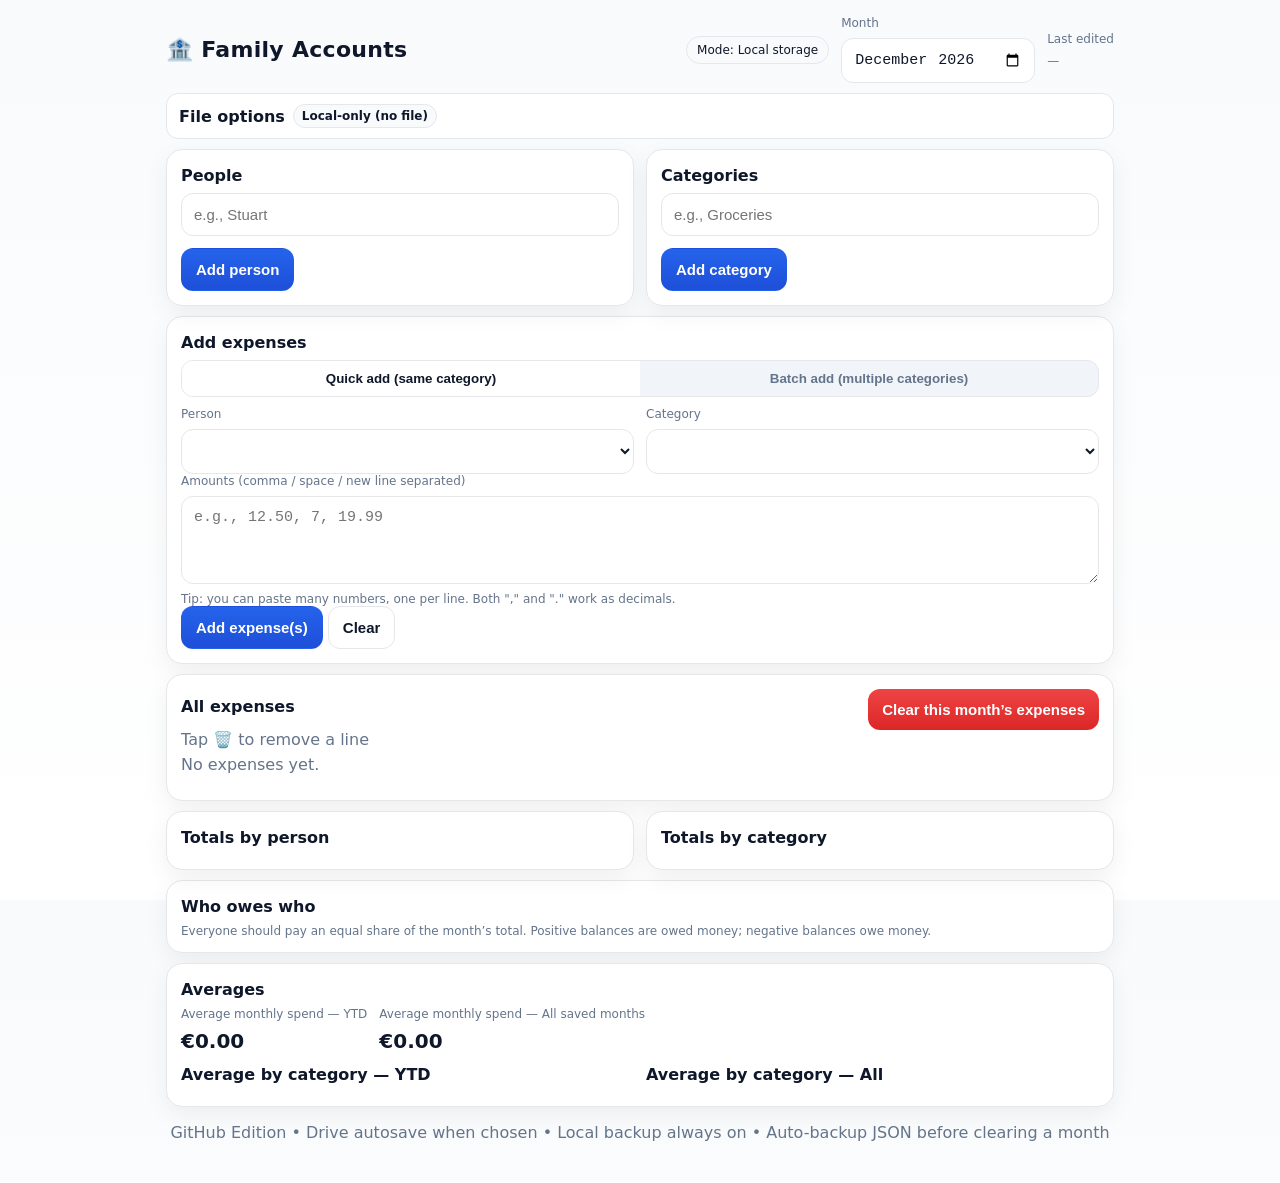
<file: family-accounts-github-clean.html>
<!DOCTYPE html>
<html lang="en">
<head>
  <meta charset="UTF-8" />
  <meta name="viewport" content="width=device-width, initial-scale=1, maximum-scale=1" />
  <title>Family Accounts — GitHub Edition</title>
  <style>
    :root{
      --bg:#f6f8fb; --card:#ffffff; --muted:#64748b; --text:#0f172a;
      --accent:#2563eb; --ok:#16a34a; --bad:#dc2626; --chip:#eef2ff; --border:#e5e7eb;
    }
    *{box-sizing:border-box}
    html,body{height:100%}
    body{margin:0;background:linear-gradient(180deg,#f8fafc,#ffffff);color:var(--text);font-family:system-ui,-apple-system,Segoe UI,Roboto,Inter,Arial,sans-serif}
    .wrap{max-width:980px;margin:0 auto;padding:16px}
    .header{display:flex;gap:12px;align-items:center;justify-content:space-between;flex-wrap:wrap}
    .title{font-size:22px;font-weight:700;letter-spacing:.3px}
    .small{font-size:12px;color:var(--muted)}
    .card{background:var(--card);border:1px solid var(--border);border-radius:16px;padding:14px;box-shadow:0 8px 24px rgba(2,6,23,.06)}
    .row{display:flex;gap:12px;align-items:center;flex-wrap:wrap}
    .col{display:flex;flex-direction:column;gap:8px}
    label{font-size:12px;color:var(--muted)}
    input[type="text"],input[type="number"],select,textarea,input[type="month"]{
      width:100%;background:#ffffff;border:1px solid var(--border);color:var(--text);border-radius:12px;padding:12px 12px;font-size:15px;outline:none
    }
    textarea{min-height:88px;resize:vertical}
    .btn{border:1px solid transparent;background:linear-gradient(180deg,var(--accent),#1e4fd9);color:white;border-radius:12px;padding:12px 14px;font-weight:600;font-size:15px;cursor:pointer}
    .btn.alt{background:#f1f5f9;color:var(--text);border-color:var(--border)}
    .btn.ghost{background:transparent;border:1px solid var(--border);color:var(--text)}
    .btn.warn{background:linear-gradient(180deg,#ef4444,#dc2626); color:#fff; border:0;}
    .btn:active{transform:translateY(1px)}
    .chips{display:flex;gap:8px;flex-wrap:wrap}
    .chip{background:var(--chip);color:#1e3a8a;padding:8px 10px;border-radius:999px;border:1px solid #dbeafe;display:inline-flex;align-items:center;gap:8px}
    .chip .x{cursor:pointer;opacity:.8}
    .section-title{font-weight:700;margin:2px 0 8px 0}
    .grid{display:grid;grid-template-columns:1fr;gap:12px}
    @media(min-width:720px){.grid{grid-template-columns:1fr 1fr}}
    table{width:100%;border-collapse:collapse;background:#fff}
    th,td{border-bottom:1px solid var(--border);padding:10px 8px;text-align:left;font-size:14px}
    th{color:var(--muted);font-weight:600;background:#f8fafc}
    tfoot td{font-weight:700;background:#f8fafc}
    .seg{display:flex;background:#f1f5f9;border:1px solid var(--border);border-radius:12px;overflow:hidden}
    .seg button{flex:1;background:transparent;border:0;color:var(--muted);padding:10px 12px;font-weight:600}
    .seg button.active{color:var(--text);background:#fff}
    .pill{font-weight:700;padding:4px 10px;border-radius:999px}
    .pill.ok{background:#ecfdf5;color:#065f46}
    .pill.bad{background:#fef2f2;color:#7f1d1d}
    .muted{color:var(--muted)}
    .right{margin-left:auto}
    .spacer{height:10px}
    .footer{color:var(--muted);text-align:center;margin:16px 0 24px}
    .note{font-size:12px;color:var(--muted)}
    .big{font-size:20px;font-weight:800}
    .status{font-size:12px;color:var(--muted)}
    .kbd{font-family:ui-monospace, SFMono-Regular, Menlo, Monaco, "Roboto Mono", monospace;background:#f1f5f9;border:1px solid var(--border);border-radius:6px;padding:2px 6px}
    .modeBadge{font-size:12px;padding:6px 10px;border-radius:999px;border:1px solid var(--border);background:#f8fafc}
    details{border:1px solid var(--border); border-radius:12px; background:#fff; padding:10px 12px}
    summary{font-weight:700; cursor:pointer; list-style:none}
    summary::-webkit-details-marker{display:none}
    .summary-row{display:flex; align-items:center; gap:8px}
    .tag{font-size:12px; padding:4px 8px; border:1px solid var(--border); border-radius:999px; background:#f8fafc}
  </style>
</head>
<body>
  <div class="wrap">
    <div class="header">
      <div class="title">🏦 Family Accounts</div>
      <div class="row">
        <div class="modeBadge" id="modeBadge">Mode: Local storage</div>
        <div class="col" style="min-width:160px">
          <label for="month">Month</label>
          <input type="month" id="month" />
        </div>
        <div class="col">
          <label>Last edited</label>
          <div class="small" id="lastEdited">—</div>
        </div>
      </div>
    </div>

    <div class="spacer"></div>

    <!-- Collapsible: File options -->
    <details>
      <summary>
        <div class="summary-row">
          <span>File options</span>
          <span class="tag" id="fileStatus">Local-only (no file)</span>
        </div>
      </summary>
      <div class="spacer"></div>
      <div class="row">
        <button class="btn" id="chooseFileBtn" type="button">Choose / Open data file</button>
        <button class="btn ghost" id="createFileBtn" type="button">Create new data file</button>
        <button class="btn ghost" id="reopenBtn" type="button">Reopen last file</button>
        <button class="btn alt" id="importBtn" type="button">Import JSON (backup)</button>
        <input type="file" id="importInput" accept="application/json" style="display:none" />
        <button class="btn alt" id="exportBtn" type="button">Export JSON (backup)</button>
      </div>
      <div class="note">Tip: If you use a Drive JSON here, the app autosaves to it. Otherwise it saves locally in this browser. Export creates a full backup of all months.</div>
    </details>

    <div class="spacer"></div>

    <div class="grid">
      <div class="card">
        <div class="section-title">People</div>
        <div class="row">
          <input id="personName" type="text" placeholder="e.g., Stuart" inputmode="text" autocomplete="off" />
          <button class="btn" id="addPersonBtn" type="button">Add person</button>
        </div>
        <div class="chips" id="peopleChips"></div>
      </div>

      <div class="card">
        <div class="section-title">Categories</div>
        <div class="row">
          <input id="categoryName" type="text" placeholder="e.g., Groceries" />
          <button class="btn" id="addCategoryBtn" type="button">Add category</button>
        </div>
        <div class="chips" id="categoriesChips"></div>
      </div>
    </div>

    <div class="spacer"></div>

    <div class="card">
      <div class="section-title">Add expenses</div>
      <div class="seg" style="margin-bottom:10px">
        <button id="modeQuick" class="active" type="button">Quick add (same category)</button>
        <button id="modeBatch" type="button">Batch add (multiple categories)</button>
      </div>

      <div id="quickPanel">
        <div class="row">
          <div class="col" style="min-width:160px;flex:1">
            <label>Person</label>
            <select id="quickPerson"></select>
          </div>
          <div class="col" style="min-width:160px;flex:1">
            <label>Category</label>
            <select id="quickCategory"></select>
          </div>
        </div>
        <div class="row">
          <div class="col" style="flex:1">
            <label>Amounts (comma / space / new line separated)</label>
            <textarea id="quickAmounts" placeholder="e.g., 12.50, 7, 19.99"></textarea>
            <div class="note">Tip: you can paste many numbers, one per line. Both "," and "." work as decimals.</div>
          </div>
        </div>
        <div class="sticky-bar">
          <button class="btn" id="addQuickBtn" type="button">Add expense(s)</button>
          <button class="btn ghost" id="clearQuickBtn" type="button">Clear</button>
        </div>
      </div>

      <div id="batchPanel" style="display:none">
        <div class="row">
          <div class="col" style="min-width:160px;flex:1">
            <label>Person</label>
            <select id="batchPerson"></select>
          </div>
        </div>
        <div id="batchRows"></div>
        <div class="row">
          <button class="btn alt" id="addBatchRowBtn" type="button">+ Add another line</button>
          <div class="right"></div>
          <button class="btn" id="saveBatchBtn" type="button">Save all lines</button>
          <button class="btn ghost" id="clearBatchBtn" type="button">Clear lines</button>
        </div>
        <div class="note">Each line: choose a category and enter amount. Add as many lines as you like for the same person, then tap "Save all lines".</div>
      </div>
    </div>

    <div class="spacer"></div>

    <div class="card">
      <div class="row" style="justify-content:space-between;align-items:center">
        <div class="section-title">All expenses</div>
        <button class="btn warn" id="clearMonthBtn" type="button">Clear this month’s expenses</button>
      </div>
      <div class="row" style="justify-content:space-between">
        <div class="muted">Tap 🗑️ to remove a line</div>
      </div>
      <div id="expensesEmpty" class="muted" style="padding:6px 0 12px">No expenses yet.</div>
      <div style="overflow:auto">
        <table id="expensesTable" style="display:none">
          <thead>
            <tr><th>#</th><th>Person</th><th>Category</th><th>Amount</th><th></th></tr>
          </thead>
          <tbody id="expensesBody"></tbody>
          <tfoot>
            <tr><td colspan="3">Total</td><td id="totalCell">€0.00</td><td></td></tr>
          </tfoot>
        </table>
      </div>
    </div>

    <div class="spacer"></div>

    <div class="grid">
      <div class="card">
        <div class="section-title">Totals by person</div>
        <div id="totalsPeople"></div>
      </div>
      <div class="card">
        <div class="section-title">Totals by category</div>
        <div id="totalsCategories"></div>
      </div>
    </div>

    <div class="spacer"></div>

    <div class="card">
      <div class="section-title">Who owes who</div>
      <div id="settlements"></div>
      <div class="note">Everyone should pay an equal share of the month’s total. Positive balances are owed money; negative balances owe money.</div>
    </div>

    <div class="spacer"></div>

    <div class="card">
      <div class="section-title">Averages</div>
      <div class="row">
        <div class="col">
          <label>Average monthly spend — YTD</label>
          <div id="avgYTD" class="big">€0.00</div>
        </div>
        <div class="col">
          <label>Average monthly spend — All saved months</label>
          <div id="avgAll" class="big">€0.00</div>
        </div>
      </div>
      <div class="spacer"></div>
      <div class="grid">
        <div>
          <div class="section-title">Average by category — YTD</div>
          <div id="avgCatYTD"></div>
        </div>
        <div>
          <div class="section-title">Average by category — All</div>
          <div id="avgCatAll"></div>
        </div>
      </div>
    </div>

    <div class="footer">GitHub Edition • Drive autosave when chosen • Local backup always on • Auto-backup JSON before clearing a month</div>
  </div>

  <script>
    // ---------- Core selectors ----------
    const monthEl = document.getElementById('month');
    const modeBadge = document.getElementById('modeBadge');
    const lastEditedEl = document.getElementById('lastEdited');

    const personNameEl = document.getElementById('personName');
    const addPersonBtn = document.getElementById('addPersonBtn');
    const peopleChips = document.getElementById('peopleChips');

    const categoryNameEl = document.getElementById('categoryName');
    const addCategoryBtn = document.getElementById('addCategoryBtn');
    const categoriesChips = document.getElementById('categoriesChips');

    const modeQuickBtn = document.getElementById('modeQuick');
    const modeBatchBtn = document.getElementById('modeBatch');
    const quickPanel = document.getElementById('quickPanel');
    const batchPanel = document.getElementById('batchPanel');

    const quickPerson = document.getElementById('quickPerson');
    const quickCategory = document.getElementById('quickCategory');
    const quickAmounts = document.getElementById('quickAmounts');
    const addQuickBtn = document.getElementById('addQuickBtn');
    const clearQuickBtn = document.getElementById('clearQuickBtn');

    const batchPerson = document.getElementById('batchPerson');
    const batchRows = document.getElementById('batchRows');
    const addBatchRowBtn = document.getElementById('addBatchRowBtn');
    const saveBatchBtn = document.getElementById('saveBatchBtn');
    const clearBatchBtn = document.getElementById('clearBatchBtn');

    const expensesEmpty = document.getElementById('expensesEmpty');
    const expensesTable = document.getElementById('expensesTable');
    const expensesBody = document.getElementById('expensesBody');
    const totalCell = document.getElementById('totalCell');

    const totalsPeople = document.getElementById('totalsPeople');
    const totalsCategories = document.getElementById('totalsCategories');
    const settlements = document.getElementById('settlements');

    const clearMonthBtn = document.getElementById('clearMonthBtn');

    // Averages
    const avgYTD = document.getElementById('avgYTD');
    const avgAll = document.getElementById('avgAll');
    const avgCatYTD = document.getElementById('avgCatYTD');
    const avgCatAll = document.getElementById('avgCatAll');

    // File & data mgmt selectors
    const chooseFileBtn = document.getElementById('chooseFileBtn');
    const createFileBtn = document.getElementById('createFileBtn');
    const reopenBtn = document.getElementById('reopenBtn');
    const fileStatus = document.getElementById('fileStatus');
    const importBtn = document.getElementById('importBtn');
    const exportBtn = document.getElementById('exportBtn');
    const importInput = document.getElementById('importInput');

    // ---------- App state ----------
    let data = null; // current month data
    let fileHandle = null; // FileSystemFileHandle
    let fileData = { months: {} }; // consolidated months when using a file
    let saveDebounce = null;
    const HANDLE_DB = 'famacct-db';
    const HANDLE_KEY = 'dataFile';
    let lastLoadedMonth = null;
    let lastMonthSnapshot = null; // for copying people/categories when creating new month

    // ---------- Utilities ----------
    function thisMonthValue(){
      const d = new Date();
      const m = String(d.getMonth()+1).padStart(2,'0');
      return `${d.getFullYear()}-${m}`;
    }
    function keyFor(month){ return `famacct:${month}` }
    function defaultData(copyFrom){
      return {people:(copyFrom?.people||[]), categories:(copyFrom?.categories||[]), expenses:[], lastEdited: new Date().toISOString()};
    }
    function euro(n){ return n.toLocaleString('es-ES',{style:'currency',currency:'EUR'}) }
    function round2(n){ return Math.round((n+Number.EPSILON)*100)/100 }
    function debounceSave(){ clearTimeout(saveDebounce); saveDebounce = setTimeout(()=>persist(), 400); }
    function setModeBadge(){ modeBadge.textContent = fileHandle ? `Mode: Drive file — ${fileHandle.name}` : 'Mode: Local storage'; }
    function formatUK(iso){
      if(!iso) return '—';
      const d = new Date(iso);
      const dd = String(d.getDate()).padStart(2,'0');
      const mm = String(d.getMonth()+1).padStart(2,'0');
      const yyyy = d.getFullYear();
      const HH = String(d.getHours()).padStart(2,'0');
      const min = String(d.getMinutes()).padStart(2,'0');
      return `${dd}/${mm}/${yyyy} ${HH}:${min}`;
    }
    function setLastEditedNow(){
      if(data){ data.lastEdited = new Date().toISOString(); renderLastEdited(); }
    }
    function renderLastEdited(){ lastEditedEl.textContent = formatUK(data?.lastEdited); }

    // ---------- Storage: Local ----------
    function localLoadMonth(month){
      const raw = localStorage.getItem(keyFor(month));
      if(raw){ 
        try{ data = JSON.parse(raw)||defaultData(null); }catch{ data = defaultData(null); } 
        if(!data.lastEdited){ data.lastEdited = new Date().toISOString(); }
      } else {
        data = defaultData(null);
        localStorage.setItem(keyFor(month), JSON.stringify(data));
      }
    }
    function localSaveCurrent(){ localStorage.setItem(keyFor(monthEl.value), JSON.stringify(data)); }
    function localMirrorAllFromFile(){
      const months = Object.keys(fileData.months||{});
      for(const m of months){
        try{ localStorage.setItem(keyFor(m), JSON.stringify(fileData.months[m])); }catch{}
      }
    }
    function listSavedMonthsLocal(){
      const months = [];
      for(let i=0;i<localStorage.length;i++){
        const k = localStorage.key(i);
        if(k && k.startsWith('famacct:')) months.push(k.split(':')[1]);
      }
      months.sort((a,b)=> a<b?1:(a>b?-1:0));
      return months;
    }

    // ---------- Storage: File ----------
    async function ensureRW(handle){
      if(!handle) return false;
      const p = await handle.queryPermission({mode:'readwrite'});
      if(p==='granted') return true;
      const req = await handle.requestPermission({mode:'readwrite'});
      return req==='granted';
    }
    async function readFileJSON(handle){
      const file = await handle.getFile();
      const text = await file.text();
      try{ return JSON.parse(text); }catch{ return {months:{}} }
    }
    async function writeFileJSON(handle, obj){
      const writable = await handle.createWritable();
      await writable.write(JSON.stringify(obj, null, 2));
      await writable.close();
    }
    function listSavedMonthsFile(){ return Object.keys(fileData.months||{}).sort((a,b)=> a<b?1:(a>b?-1:0)); }

    // ---------- IndexedDB handle store ----------
    function idbOpen(){
      return new Promise((resolve, reject)=>{
        const req = indexedDB.open(HANDLE_DB, 1);
        req.onupgradeneeded = ()=>{
          const db = req.result;
          if(!db.objectStoreNames.contains('handles')) db.createObjectStore('handles');
        };
        req.onsuccess = ()=>resolve(req.result);
        req.onerror = ()=>reject(req.error);
      });
    }
    async function idbSet(key, val){
      const db = await idbOpen();
      return new Promise((resolve,reject)=>{
        const tx = db.transaction('handles','readwrite');
        tx.objectStore('handles').put(val, key);
        tx.oncomplete = ()=>resolve();
        tx.onerror = ()=>reject(tx.error);
      });
    }
    async function idbGet(key){
      const db = await idbOpen();
      return new Promise((resolve,reject)=>{
        const tx = db.transaction('handles','readonly');
        const req = tx.objectStore('handles').get(key);
        req.onsuccess = ()=>resolve(req.result);
        req.onerror = ()=>reject(req.error);
      });
    }

    // ---------- Shared load/save ----------
    function monthExists(month){
      if(fileHandle) return !!(fileData.months && fileData.months[month]);
      return localStorage.getItem(keyFor(month)) != null;
    }

    async function loadFromFileOrLocal(month){
      if(fileHandle){
        data = fileData.months[month];
        if(!data){
          const localRaw = localStorage.getItem(keyFor(month));
          if(localRaw){
            try{ data = JSON.parse(localRaw); }catch{ data = defaultData(null); }
          } else {
            data = defaultData(null);
          }
        }
      } else {
        localLoadMonth(month);
      }
    }

    function persist(){
      try{ localSaveCurrent(); }catch{}
      if(fileHandle){
        fileData.months[monthEl.value] = data;
        writeFileJSON(fileHandle, fileData).then(()=>{
          fileStatus.textContent = `File: ${fileHandle.name} — saved`;
        }).catch(err=>{
          console.error(err);
          fileStatus.textContent = `File: ${fileHandle.name} — save failed (working locally)`;
        });
      }
      renderAverages();
    }

    // ---------- Computations & Rendering ----------
    function computeTotals(){
      const perPerson = Object.fromEntries(data.people.map(p=>[p,0]));
      const perCategory = Object.fromEntries(data.categories.map(c=>[c,0]));
      let grand=0;
      for(const e of data.expenses){
        if(perPerson[e.person]===undefined) perPerson[e.person]=0;
        if(perCategory[e.category]===undefined) perCategory[e.category]=0;
        perPerson[e.person]+=e.amount;
        perCategory[e.category]+=e.amount;
        grand+=e.amount;
      }
      perPerson.__total = round2(grand);
      return {perPerson, perCategory};
    }
    function renderPeopleCats(){
      peopleChips.innerHTML = '';
      for(const p of data.people){
        const c = document.createElement('span');
        c.className='chip';
        c.innerHTML = '<span>'+p+'</span><span class="x" title="Remove">✖</span>';
        c.querySelector('.x').addEventListener('click',()=>{ if(confirm('Remove '+p+' and their expenses?')) { removePerson(p); }});
        peopleChips.appendChild(c);
      }
      categoriesChips.innerHTML = '';
      for(const cName of data.categories){
        const c = document.createElement('span');
        c.className='chip';
        c.innerHTML = '<span>'+cName+'</span><span class="x" title="Remove">✖</span>';
        c.querySelector('.x').addEventListener('click',()=>{ if(confirm('Remove category "'+cName+'" and related expenses?')) { removeCategory(cName); }});
        categoriesChips.appendChild(c);
      }
      fillSelect(quickPerson, data.people);
      fillSelect(quickCategory, data.categories);
      fillSelect(batchPerson, data.people);
      [...batchRows.querySelectorAll('.batchCategory')].forEach(sel=>fillSelect(sel, data.categories));
    }
    function renderExpenses(){
      if(!data.expenses.length){
        expensesEmpty.style.display='block';
        expensesTable.style.display='none';
        totalCell.textContent = euro(0);
        expensesBody.innerHTML = '';
        return;
      }
      expensesEmpty.style.display='none';
      expensesTable.style.display='table';
      expensesBody.innerHTML = '';
      let i=1, total=0;
      for(const [idx,e] of data.expenses.entries()){
        total += e.amount;
        const tr = document.createElement('tr');
        tr.innerHTML = '<td>'+ (i++) +'</td><td>'+e.person+'</td><td>'+e.category+'</td><td>'+euro(e.amount)+'</td><td><button class="btn ghost" title="Delete" data-i="'+idx+'" type="button">🗑️</button></td>';
        tr.querySelector('button').addEventListener('click',()=>{ data.expenses.splice(idx,1); setLastEditedNow(); persist(); renderAll(); });
        expensesBody.appendChild(tr);
      }
      totalCell.textContent = euro(round2(total));
    }
    function renderTotals(){
      const {perPerson, perCategory} = computeTotals();
      const total = perPerson.__total || 0;
      let htmlP='';
      if(data.people.length){
        htmlP += '<table><thead><tr><th>Person</th><th>Total</th></tr></thead><tbody>';
        for(const p of data.people){
          htmlP += '<tr><td>'+p+'</td><td>'+euro(round2(perPerson[p]||0))+'</td></tr>';
        }
        htmlP += '</tbody><tfoot><tr><td>All people</td><td>'+euro(round2(total))+'</td></tr></tfoot></table>';
      } else htmlP = '<div class="muted">Add some people to see totals.</div>';
      totalsPeople.innerHTML = htmlP;

      let htmlC='';
      if(data.categories.length){
        htmlC += '<table><thead><tr><th>Category</th><th>Total</th></tr></thead><tbody>';
        for(const c of data.categories){
          htmlC += '<tr><td>'+c+'</td><td>'+euro(round2(perCategory[c]||0))+'</td></tr>';
        }
        htmlC += '</tbody><tfoot><tr><td>All categories</td><td>'+euro(round2(total))+'</td></tr></tfoot></table>';
      } else htmlC = '<div class="muted">Add some categories to see totals.</div>';
      totalsCategories.innerHTML = htmlC;
    }
    function computeSettlements(){
      const {perPerson} = computeTotals();
      const people = data.people;
      const total = perPerson.__total || 0;
      const n = people.length || 1;
      const share = round2(total / n);
      const balances = people.map(p=>({person:p, balance: round2((perPerson[p]||0) - share)}));
      const creditors = balances.filter(b=>b.balance>0).map(b=>({...b})).sort((a,b)=>b.balance-a.balance);
      const debtors = balances.filter(b=>b.balance<0).map(b=>({...b})).sort((a,b)=>a.balance-b.balance);
      const transfers = [];
      let ci=0, di=0;
      while(ci<creditors.length && di<debtors.length){
        const c = creditors[ci], d = debtors[di];
        const amt = round2(Math.min(c.balance, -d.balance));
        if(amt>0){
          transfers.push({from:d.person,to:c.person,amount:amt});
          c.balance = round2(c.balance - amt);
          d.balance = round2(d.balance + amt);
        }
        if(c.balance<=0.0001) ci++;
        if(d.balance>=-0.0001) di++;
      }
      return {share, balances, transfers};
    }
    function renderSettlements(){
      const {share, balances, transfers} = computeSettlements();
      if(!data.people.length){ settlements.innerHTML = '<div class="muted">Add people first.</div>'; return; }
      let html = '<div class="row"><div>Equal share per person: <strong>'+euro(share)+'</strong></div></div>';
      html += '<div class="spacer"></div>';
      html += '<table><thead><tr><th>Person</th><th>Balance vs share</th></tr></thead><tbody>';
      for(const b of balances){
        const cls = b.balance>=0? 'ok' : 'bad';
        html += '<tr><td>'+b.person+'</td><td><span class="pill '+cls+'">'+(b.balance>=0?'+':'')+euro(b.balance)+'</span></td></tr>';
      }
      html += '</tbody></table>';
      html += '<div class="spacer"></div>';
      if(!transfers.length){ html += '<div class="muted">No transfers needed ✅</div>'; }
      else{
        html += '<div class="section-title">Suggested transfers</div>';
        html += '<table><thead><tr><th>From</th><th>To</th><th>Amount</th></tr></thead><tbody>';
        for(const t of transfers){ html += '<tr><td>'+t.from+'</td><td>'+t.to+'</td><td>'+euro(t.amount)+'</td></tr>'; }
      }
      settlements.innerHTML = html;
    }
    function renderAll(){
      renderPeopleCats(); renderExpenses(); renderTotals(); renderSettlements(); renderLastEdited();
    }

    function fillSelect(selectEl, items){
      selectEl.innerHTML = '';
      const opt = document.createElement('option'); opt.value=''; opt.textContent='— select —'; selectEl.appendChild(opt);
      for(const it of items){ const o = document.createElement('option'); o.value=it; o.textContent=it; selectEl.appendChild(o); }
    }

    // Averages across months (from local or file)
    function listSavedMonths(){
      return fileHandle ? listSavedMonthsFile() : listSavedMonthsLocal();
    }
    function getMonthData(m){
      if(fileHandle) return fileData.months[m] || defaultData(null);
      const raw = localStorage.getItem(keyFor(m)); if(!raw) return defaultData(null);
      try{ return JSON.parse(raw); }catch{return defaultData(null);}
    }
    function computeAverages(){
      const months = listSavedMonths();
      const allData = months.map(m=>({m, d:getMonthData(m)})).filter(x=>x.d);
      const year = new Date().getFullYear();
      const ytd = allData.filter(x => x.m.startsWith(year + '-'));
      const allMonthsCount = allData.length, ytdMonthsCount = ytd.length;
      const sumTotal = (arr)=> arr.reduce((s,x)=> s + (x.d.expenses||[]).reduce((a,e)=>a+(e.amount||0),0), 0);
      const totalAll = sumTotal(allData), totalYTD = sumTotal(ytd);
      const avgAllVal = allMonthsCount ? round2(totalAll / allMonthsCount) : 0;
      const avgYTDVal = ytdMonthsCount ? round2(totalYTD / ytdMonthsCount) : 0;
      const catsAllTotals = {}, catsYtdTotals = {}; const catSetAll = new Set(), catSetYTD = new Set();
      allData.forEach(({d})=>{ (d.categories||[]).forEach(c=>catSetAll.add(c)); (d.expenses||[]).forEach(e=>{ catsAllTotals[e.category]=(catsAllTotals[e.category]||0)+(e.amount||0); }); });
      ytd.forEach(({d})=>{ (d.categories||[]).forEach(c=>catSetYTD.add(c)); (d.expenses||[]).forEach(e=>{ catsYtdTotals[e.category]=(catsYtdTotals[e.category]||0)+(e.amount||0); }); });
      const avgCatAllMap = {}, avgCatYTDMap = {};
      for(const c of catSetAll){ avgCatAllMap[c] = allMonthsCount ? round2((catsAllTotals[c]||0)/allMonthsCount) : 0; }
      for(const c of catSetYTD){ avgCatYTDMap[c] = ytdMonthsCount ? round2((catsYtdTotals[c]||0)/ytdMonthsCount) : 0; }
      return {avgAllVal, avgYTDVal, avgCatAllMap, avgCatYTDMap, allMonthsCount, ytdMonthsCount};
    }
    function tableFromMap(mapObj, leftHeader, rightHeader){
      const keys = Object.keys(mapObj).sort((a,b)=> mapObj[b]-mapObj[a]); if(!keys.length) return '<div class="muted">No data yet.</div>';
      let html = '<table><thead><tr><th>'+leftHeader+'</th><th>'+rightHeader+'</th></tr></thead><tbody>';
      for(const k of keys){ html += '<tr><td>'+k+'</td><td>'+euro(mapObj[k])+'</td></tr>'; }
      html += '</tbody></table>'; return html;
    }
    function renderAverages(){
      const {avgAllVal, avgYTDVal, avgCatAllMap, avgCatYTDMap, allMonthsCount, ytdMonthsCount} = computeAverages();
      avgAll.textContent = euro(avgAllVal) + (allMonthsCount?(' ('+allMonthsCount+' mo.)'):'');
      avgYTD.textContent = euro(avgYTDVal) + (ytdMonthsCount?(' ('+ytdMonthsCount+' mo. YTD)'):'');
      avgCatAll.innerHTML = tableFromMap(avgCatAllMap, 'Category', 'Avg / month (All)');
      avgCatYTD.innerHTML = tableFromMap(avgCatYTDMap, 'Category', 'Avg / month (YTD)');
    }

    // ---------- File & data mgmt ----------
    function updateFileStatus(){
      if(fileHandle){ fileStatus.textContent = 'File: '+fileHandle.name; }
      else { fileStatus.textContent = 'Local-only (no file)'; }
      setModeBadge();
    }

    function mergeCurrentMonthLocalIntoFile(){
      const m = monthEl.value;
      if(!fileHandle) return;
      if(fileData.months[m]) return; // file already has it
      const raw = localStorage.getItem(keyFor(m));
      if(!raw) return;
      try{
        const local = JSON.parse(raw);
        fileData.months[m] = local;
      }catch{}
    }

    async function chooseOpenFile(){
      try{
        if(!window.showOpenFilePicker){ alert('Your browser does not support this file picker. Use Import JSON instead.'); return; }
        const [h] = await window.showOpenFilePicker({
          multiple:false,
          types:[{description:'JSON', accept:{'application/json':['.json']}}]
        });
        if(!h) return;
        if(!(await ensureRW(h))) { alert('No permission to read/write this file.'); return; }
        fileHandle = h;
        fileData = await readFileJSON(fileHandle);
        if(!fileData || typeof fileData!=='object' || !fileData.months){ fileData = {months:{}}; }
        mergeCurrentMonthLocalIntoFile();
        await writeFileJSON(fileHandle, fileData);
        localMirrorAllFromFile();
        await idbSet(HANDLE_KEY, fileHandle);
        updateFileStatus();
        await loadFromFileOrLocal(monthEl.value);
        renderAll(); renderAverages();
      }catch(e){ /* canceled */ }
    }

    async function createNewFile(){
      try{
        if(!window.showSaveFilePicker){ alert('Your browser does not support creating files here. Use Export JSON to create one.'); return; }
        const h = await window.showSaveFilePicker({
          suggestedName:'family-accounts.json',
          types:[{description:'JSON', accept:{'application/json':['.json']}}]
        });
        if(!(await ensureRW(h))) { alert('No permission to write this file.'); return; }
        fileHandle = h;
        fileData = {months:{}};
        mergeCurrentMonthLocalIntoFile();
        await writeFileJSON(fileHandle, fileData);
        await idbSet(HANDLE_KEY, fileHandle);
        updateFileStatus();
        await loadFromFileOrLocal(monthEl.value);
        renderAll(); renderAverages();
      }catch(e){ /* canceled */ }
    }

    async function reopenLastFile(){
      try{
        const h = await idbGet(HANDLE_KEY);
        if(!h){ alert('No stored file handle yet. Choose a data file first.'); return; }
        if(!(await ensureRW(h))) { alert('Permission to the previous file was revoked. Please choose it again.'); return; }
        fileHandle = h;
        fileData = await readFileJSON(fileHandle);
        if(!fileData || typeof fileData!=='object' || !fileData.months){ fileData = {months:{}}; }
        mergeCurrentMonthLocalIntoFile();
        await writeFileJSON(fileHandle, fileData);
        localMirrorAllFromFile();
        updateFileStatus();
        await loadFromFileOrLocal(monthEl.value);
        renderAll(); renderAverages();
      }catch(e){
        alert('Could not reopen last file. Please choose it again.');
      }
    }

    // Import / Export
    function importJSON(obj){
      if(obj && obj.months && typeof obj.months === 'object'){
        // Merge into fileData
        fileData = {months:{...fileData.months, ...obj.months}};
      } else if (obj && (obj.people || obj.categories || obj.expenses)){
        const m = monthEl.value || thisMonthValue();
        fileData.months[m] = obj;
      } else {
        alert('This JSON does not look like a Family Accounts export.');
        return;
      }
      // Mirror to localStorage
      for(const m of Object.keys(fileData.months)){
        try{ localStorage.setItem(keyFor(m), JSON.stringify(fileData.months[m])); }catch{}
      }
      // If a Drive file is open, also persist into it
      if(fileHandle){
        writeFileJSON(fileHandle, fileData).catch(()=>{});
      }
      if(fileData.months[monthEl.value]){
        data = fileData.months[monthEl.value];
      }
      renderAll(); renderAverages();
      alert('Import complete!');
    }

    function downloadBlob(obj, filename){
      const blob = new Blob([JSON.stringify(obj, null, 2)], {type:'application/json'});
      const url = URL.createObjectURL(blob);
      const a = document.createElement('a');
      a.href = url; a.download = filename;
      document.body.appendChild(a); a.click(); a.remove();
      URL.revokeObjectURL(url);
    }

    importBtn.addEventListener('click', ()=> importInput.click());
    importInput.addEventListener('change', async (e)=>{
      const f = e.target.files && e.target.files[0];
      if(!f) return;
      try{
        const text = await f.text();
        const obj = JSON.parse(String(text).replace(/^\uFEFF/, '').trim());
        importJSON(obj);
      }catch(err){
        alert('Could not read that JSON.');
      } finally {
        importInput.value = '';
      }
    });

    exportBtn.addEventListener('click', ()=>{
      const out = {months:{}};
      const months = new Set([...(fileHandle?Object.keys(fileData.months):[]), ...listSavedMonthsLocal()]);
      for(const m of months){
        const raw = localStorage.getItem(keyFor(m));
        if(raw){ try{ out.months[m] = JSON.parse(raw); }catch{} }
        if(!out.months[m] && fileHandle && fileData.months[m]) out.months[m] = fileData.months[m];
      }
      downloadBlob(out, 'family-accounts-backup.json');
    });

    // ---------- Month switching logic (SAFE) ----------
    async function switchMonthSafely(targetMonth){
      if(targetMonth === lastLoadedMonth) return;
      lastMonthSnapshot = data ? {people:[...(data.people||[])], categories:[...(data.categories||[])]} : null;

      if(monthExists(targetMonth)){
        await loadFromFileOrLocal(targetMonth);
      } else {
        const base = lastMonthSnapshot || {people:[], categories:[]};
        const fresh = defaultData(base);
        if(fileHandle){
          fileData.months[targetMonth] = fresh;
          await writeFileJSON(fileHandle, fileData);
        } else {
          localStorage.setItem(keyFor(targetMonth), JSON.stringify(fresh));
        }
        data = fresh;
      }
      lastLoadedMonth = targetMonth;
      monthEl.value = targetMonth;
      renderLastEdited();
      persist();
      renderAll();
    }

    // ---------- Public actions ----------
    function setMonthToNow(){ monthEl.value = thisMonthValue(); }
    function loadMonth(month){ loadFromFileOrLocal(month).then(()=>{ renderAll(); renderAverages(); }); }

    function save(){ setLastEditedNow(); persist(); }
    function addPerson(name){
      name = (name||'').trim();
      if(!name) return;
      if(data.people.includes(name)) return;
      data.people.push(name); save(); renderPeopleCats();
    }
    function removePerson(name){
      data.people = data.people.filter(p=>p!==name);
      data.expenses = data.expenses.filter(e=>e.person!==name);
      save(); renderAll();
    }
    function addCategory(name){
      name = (name||'').trim();
      if(!name) return;
      if(data.categories.includes(name)) return;
      data.categories.push(name); save(); renderPeopleCats();
    }
    function removeCategory(name){
      data.categories = data.categories.filter(c=>c!==name);
      data.expenses = data.expenses.filter(e=>e.category!==name);
      save(); renderAll();
    }
    function parseAmounts(text){
      const tokens = String(text).split(/[\s,;]+/).map(t=>t.trim()).filter(Boolean);
      const nums = [];
      for(const t of tokens){ const cleaned=t.replace(/\u20ac/g,'').replace(/,/g,'.'); const n=parseFloat(cleaned); if(!isNaN(n)) nums.push(n); }
      return nums;
    }
    function addQuickExpenses(){
      const person = quickPerson.value;
      const category = quickCategory.value;
      if(!person || !category){ alert('Please select a person and category'); return; }
      const amounts = parseAmounts(quickAmounts.value);
      if(!amounts.length){ alert('Add at least one amount'); return; }
      for(const a of amounts){ if(a<=0) continue; data.expenses.push({person, category, amount: round2(a)}); }
      save(); renderAll(); quickAmounts.value='';
    }
    function makeBatchRow(category=''){
      const row=document.createElement('div'); row.className='row';
      row.innerHTML='\
        <div class="col" style="flex:1;min-width:160px"><label>Category</label><select class="batchCategory"></select></div>\
        <div class="col" style="width:160px"><label>Amount</label><input class="batchAmount" type="number" inputmode="decimal" step="0.01" placeholder="0.00"/></div>\
        <button class="btn ghost removeRowBtn" type="button" title="Remove">🗑️</button>';
      const sel=row.querySelector('.batchCategory'); fillSelect(sel, data.categories); if(category) sel.value=category;
      row.querySelector('.removeRowBtn').addEventListener('click',()=>row.remove());
      return row;
    }
    function saveBatch(){
      const person=batchPerson.value; if(!person){ alert('Select a person'); return; }
      const rows=[...batchRows.querySelectorAll('.row')]; if(!rows.length){ alert('Add at least one line'); return; }
      let added=0;
      for(const r of rows){
        const cat=r.querySelector('.batchCategory').value;
        const val=parseFloat(r.querySelector('.batchAmount').value);
        if(cat && isFinite(val) && val>0){ data.expenses.push({person, category:cat, amount: round2(val)}); added++; }
      }
      if(!added){ alert('Please enter valid amounts'); return; }
      batchRows.innerHTML=''; save(); renderAll();
    }

    // ---------- Init & events ----------
    document.addEventListener('DOMContentLoaded', async ()=>{
      const initial = thisMonthValue();
      monthEl.value = initial;
      await loadFromFileOrLocal(initial);
      lastLoadedMonth = initial;
      lastMonthSnapshot = data ? {people:[...(data.people||[])], categories:[...(data.categories||[])]} : null;
      renderAll();
      renderAverages();
      setModeBadge();

      // Month picker change -> safe switch
      monthEl.addEventListener('change', async ()=>{
        const target = monthEl.value;
        await switchMonthSafely(target);
      });

      addPersonBtn.addEventListener('click', ()=>{ const v = personNameEl.value; personNameEl.value=''; addPerson(v); personNameEl.focus(); });
      personNameEl.addEventListener('keydown', (e)=>{ if(e.key==='Enter'){ addPersonBtn.click(); }});

      addCategoryBtn.addEventListener('click', ()=>{ const v = categoryNameEl.value; categoryNameEl.value=''; addCategory(v); categoryNameEl.focus(); });

      modeQuickBtn.addEventListener('click', ()=>{ modeQuickBtn.classList.add('active'); modeBatchBtn.classList.remove('active'); quickPanel.style.display='block'; batchPanel.style.display='none'; });
      modeBatchBtn.addEventListener('click', ()=>{ modeBatchBtn.classList.add('active'); modeQuickBtn.classList.remove('active'); quickPanel.style.display='none'; batchPanel.style.display='block'; if(!batchRows.children.length) batchRows.appendChild(makeBatchRow()); });

      addQuickBtn.addEventListener('click', addQuickExpenses);
      clearQuickBtn.addEventListener('click', ()=>{ quickAmounts.value=''; });

      addBatchRowBtn.addEventListener('click', ()=> batchRows.appendChild(makeBatchRow()));
      saveBatchBtn.addEventListener('click', saveBatch);
      clearBatchBtn.addEventListener('click', ()=>{ batchRows.innerHTML=''; });

      clearMonthBtn.addEventListener('click', ()=>{
        const msg = "Are you sure you want to delete this month's expenses? You won't be able to get them back.";
        if(confirm(msg)){
          const m = monthEl.value;
          const safeName = (s)=> s.replace(/[^A-Za-z0-9_\-]/g,'-');
          const monthLabel = new Date(m + '-01T00:00:00').toLocaleString('en-GB',{month:'long', year:'numeric'}).replace(' ', '-');
          const backup = {months:{}}; backup.months[m] = JSON.parse(JSON.stringify(data));
          const blob = new Blob([JSON.stringify(backup, null, 2)], {type:'application/json'});
          const url = URL.createObjectURL(blob);
          const a = document.createElement('a'); a.href=url; a.download=`family-accounts-backup-${safeName(monthLabel)}.json`;
          document.body.appendChild(a); a.click(); a.remove(); URL.revokeObjectURL(url);
          data.expenses = []; setLastEditedNow(); persist(); renderAll();
        }
      });

      // File buttons
      chooseFileBtn.addEventListener('click', chooseOpenFile);
      createFileBtn.addEventListener('click', createNewFile);
      reopenBtn.addEventListener('click', reopenLastFile);

      // Auto-reconnect last Drive file if permission is still granted
      try{
        const h = await idbGet(HANDLE_KEY);
        if(h){
          const ok = await h.queryPermission({mode:'readwrite'});
          if(ok==='granted'){
            fileHandle = h; fileData = await readFileJSON(fileHandle);
            // Merge current local month to file if it's missing to prevent loss
            mergeCurrentMonthLocalIntoFile();
            await writeFileJSON(fileHandle, fileData);
            localMirrorAllFromFile();
            updateFileStatus();
            await loadFromFileOrLocal(initial);
            lastLoadedMonth = initial;
            renderAll();
            renderAverages();
          }
        }
      }catch{}
    });
  </script>
</body>
</html>
</file>
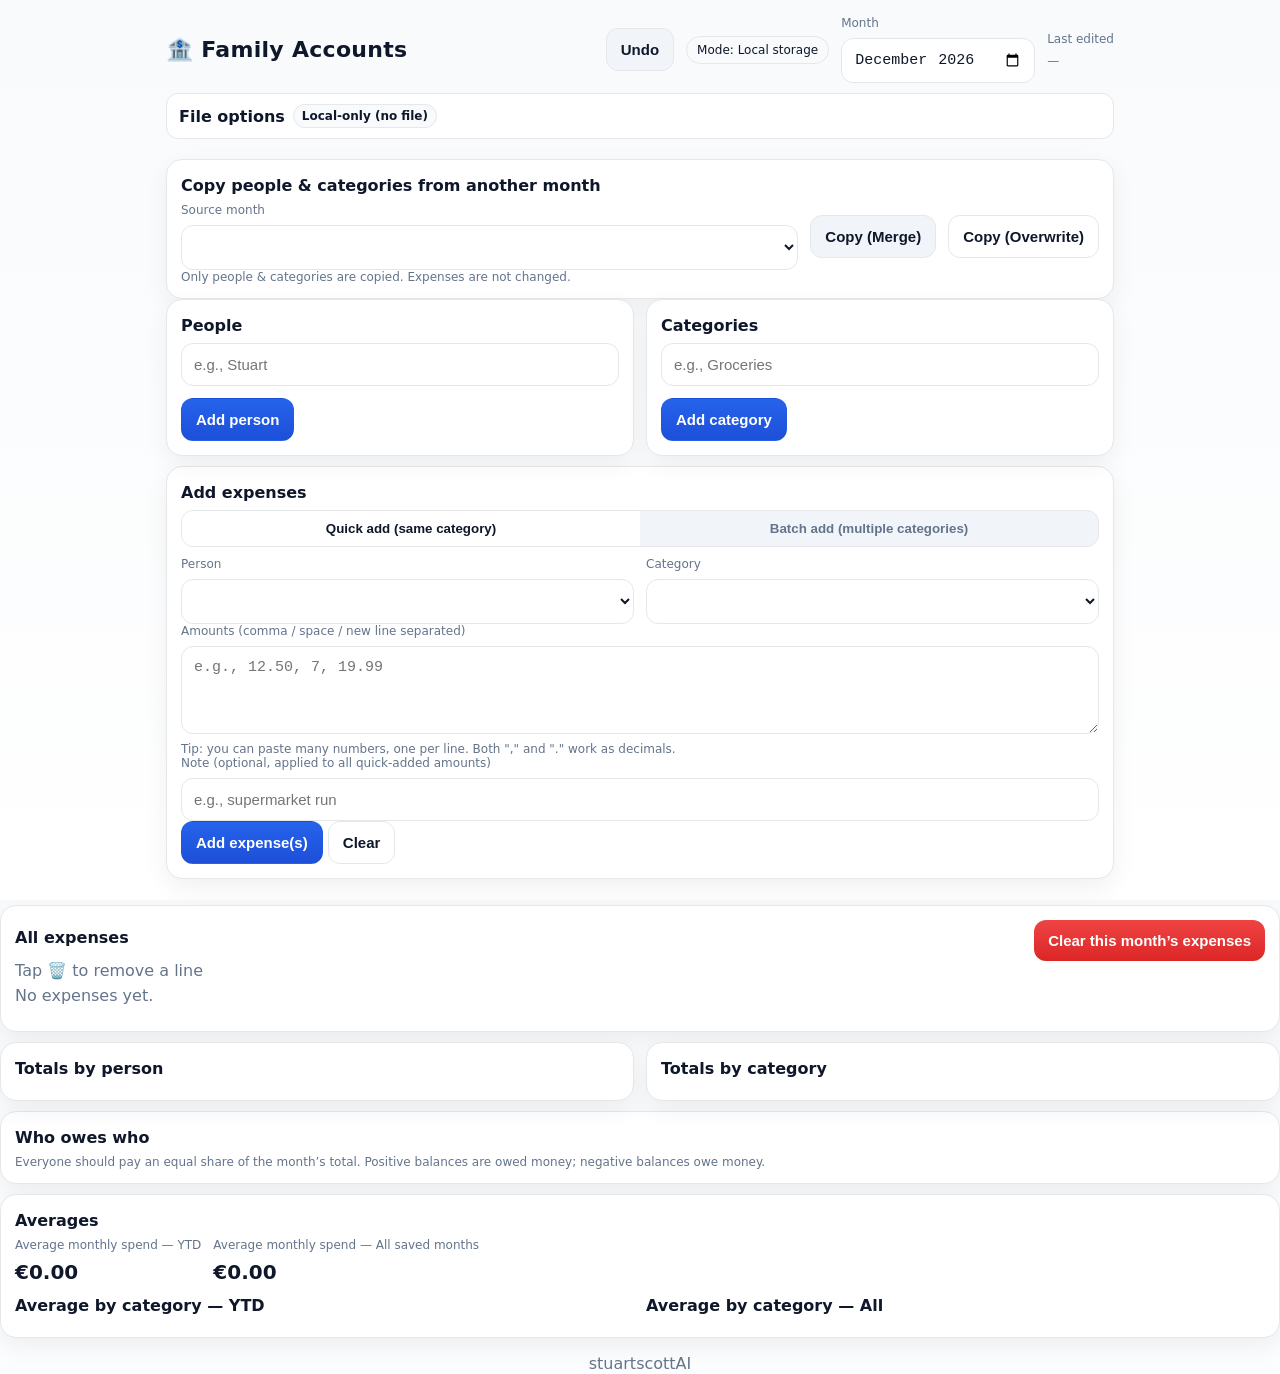
<file: index (2).html>
<!DOCTYPE html>
<html lang="en">
<head>
  <meta charset="UTF-8" />
  <meta name="viewport" content="width=device-width, initial-scale=1, maximum-scale=1" />
  <title>Family Accounts — GitHub Edition</title>
  <style>
    :root{
      --bg:#f6f8fb; --card:#ffffff; --muted:#64748b; --text:#0f172a;
      --accent:#2563eb; --ok:#16a34a; --bad:#dc2626; --chip:#eef2ff; --border:#e5e7eb;
    }
    *{box-sizing:border-box}
    html,body{height:100%}
    body{margin:0;background:linear-gradient(180deg,#f8fafc,#ffffff);color:var(--text);font-family:system-ui,-apple-system,Segoe UI,Roboto,Inter,Arial,sans-serif}
    .wrap{max-width:980px;margin:0 auto;padding:16px}
    .header{display:flex;gap:12px;align-items:center;justify-content:space-between;flex-wrap:wrap}
    .title{font-size:22px;font-weight:700;letter-spacing:.3px}
    .small{font-size:12px;color:var(--muted)}
    .card{background:var(--card);border:1px solid var(--border);border-radius:16px;padding:14px;box-shadow:0 8px 24px rgba(2,6,23,.06)}
    .row{display:flex;gap:12px;align-items:center;flex-wrap:wrap}
    .col{display:flex;flex-direction:column;gap:8px}
    label{font-size:12px;color:var(--muted)}
    input[type="text"],input[type="number"],select,textarea,input[type="month"]{
      width:100%;background:#ffffff;border:1px solid var(--border);color:var(--text);border-radius:12px;padding:12px 12px;font-size:15px;outline:none
    }
    textarea{min-height:88px;resize:vertical}
    .btn{border:1px solid transparent;background:linear-gradient(180deg,var(--accent),#1e4fd9);color:white;border-radius:12px;padding:12px 14px;font-weight:600;font-size:15px;cursor:pointer}
    .btn.alt{background:#f1f5f9;color:var(--text);border-color:var(--border)}
    .btn.ghost{background:transparent;border:1px solid var(--border);color:var(--text)}
    .btn.warn{background:linear-gradient(180deg,#ef4444,#dc2626); color:#fff; border:0;}
    .btn:active{transform:translateY(1px)}
    .chips{display:flex;gap:8px;flex-wrap:wrap}
    .chip{background:var(--chip);color:#1e3a8a;padding:8px 10px;border-radius:999px;border:1px solid #dbeafe;display:inline-flex;align-items:center;gap:8px}
    .chip .x{cursor:pointer;opacity:.8}
    .section-title{font-weight:700;margin:2px 0 8px 0}
    .grid{display:grid;grid-template-columns:1fr;gap:12px}
    @media(min-width:720px){.grid{grid-template-columns:1fr 1fr}}
    table{width:100%;border-collapse:collapse;background:#fff}
    th,td{border-bottom:1px solid var(--border);padding:10px 8px;text-align:left;font-size:14px}
    th{color:var(--muted);font-weight:600;background:#f8fafc}
    tfoot td{font-weight:700;background:#f8fafc}
    .seg{display:flex;background:#f1f5f9;border:1px solid var(--border);border-radius:12px;overflow:hidden}
    .seg button{flex:1;background:transparent;border:0;color:var(--muted);padding:10px 12px;font-weight:600}
    .seg button.active{color:var(--text);background:#fff}
    .pill{font-weight:700;padding:4px 10px;border-radius:999px}
    .pill.ok{background:#ecfdf5;color:#065f46}
    .pill.bad{background:#fef2f2;color:#7f1d1d}
    .muted{color:var(--muted)}
    .right{margin-left:auto}
    .spacer{height:10px}
    .footer{color:var(--muted);text-align:center;margin:16px 0 24px}
    .note{font-size:12px;color:var(--muted)}
    .big{font-size:20px;font-weight:800}
    .status{font-size:12px;color:var(--muted)}
    .kbd{font-family:ui-monospace, SFMono-Regular, Menlo, Monaco, "Roboto Mono", monospace;background:#f1f5f9;border:1px solid var(--border);border-radius:6px;padding:2px 6px}
    .modeBadge{font-size:12px;padding:6px 10px;border-radius:999px;border:1px solid var(--border);background:#f8fafc}
    details{border:1px solid var(--border); border-radius:12px; background:#fff; padding:10px 12px}
    summary{font-weight:700; cursor:pointer; list-style:none}
    summary::-webkit-details-marker{display:none}
    .summary-row{display:flex; align-items:center; gap:8px}
    .tag{font-size:12px; padding:4px 8px; border:1px solid var(--border); border-radius:999px; background:#f8fafc}
  </style>
</head>
<body>
  <div class="wrap">
    <div class="header">
      <div class="title">🏦 Family Accounts</div>
      <div class="row">
        <button class="btn alt" id="undoBtn" type="button" title="Undo last action">Undo</button>
        <div class="modeBadge" id="modeBadge">Mode: Local storage</div>
        <div class="col" style="min-width:160px">
          <label for="month">Month</label>
          <input type="month" id="month" />
        </div>
        <div class="col">
          <label>Last edited</label>
          <div class="small" id="lastEdited">—</div>
        </div>
      </div>
    </div>

    <div class="spacer"></div>

    <!-- Collapsible: File options -->
    <details>
      <summary>
        <div class="summary-row">
          <span>File options</span>
          <span class="tag" id="fileStatus">Local-only (no file)</span>
        </div>
      </summary>
      <div class="spacer"></div>
      <div class="row">
        <button class="btn" id="chooseFileBtn" type="button">Choose / Open data file</button>
        <button class="btn ghost" id="createFileBtn" type="button">Create new data file</button>
        <button class="btn ghost" id="reopenBtn" type="button">Reopen last file</button>
        <button class="btn alt" id="importBtn" type="button">Import JSON (backup)</button>
        <input type="file" id="importInput" accept="application/json" style="display:none" />
        <button class="btn alt" id="exportBtn" type="button">Export JSON (backup)</button>
      </div>
      <div class="note">Tip: If you use a Drive JSON here, the app autosaves to it. Otherwise it saves locally in this browser. Export creates a full backup of all months.</div>
    </details>

    <div class="spacer"></div>

    
    <div class="spacer"></div>
    <div class="card">
      <div class="section-title">Copy people & categories from another month</div>
      <div class="row">
        <div class="col" style="min-width:220px;flex:1">
          <label for="copySourceMonth">Source month</label>
          <select id="copySourceMonth"></select>
        </div>
        <button class="btn alt" id="copyMergeBtn" type="button" title="Keep current + add new from source">Copy (Merge)</button>
        <button class="btn ghost" id="copyOverwriteBtn" type="button" title="Replace current with source">Copy (Overwrite)</button>
      </div>
      <div class="note">Only people & categories are copied. Expenses are not changed.</div>
    </div>

    <div class="grid">
      <div class="card">
        <div class="section-title">People</div>
        <div class="row">
          <input id="personName" type="text" placeholder="e.g., Stuart" inputmode="text" autocomplete="off" />
          <button class="btn" id="addPersonBtn" type="button">Add person</button>
        </div>
        <div class="chips" id="peopleChips"></div>
      </div>

      <div class="card">
        <div class="section-title">Categories</div>
        <div class="row">
          <input id="categoryName" type="text" placeholder="e.g., Groceries" />
          <button class="btn" id="addCategoryBtn" type="button">Add category</button>
        </div>
        <div class="chips" id="categoriesChips"></div>
      </div>
    </div>

    <div class="spacer"></div>

    <div class="card">
      <div class="section-title">Add expenses</div>
      <div class="seg" style="margin-bottom:10px">
        <button id="modeQuick" class="active" type="button">Quick add (same category)</button>
        <button id="modeBatch" type="button">Batch add (multiple categories)</button>
      </div>

      <div id="quickPanel">
        <div class="row">
          <div class="col" style="min-width:160px;flex:1">
            <label>Person</label>
            <select id="quickPerson"></select>
          </div>
          <div class="col" style="min-width:160px;flex:1">
            <label>Category</label>
            <select id="quickCategory"></select>
          </div>
        </div>
        <div class="row">
          <div class="col" style="flex:1">
            <label>Amounts (comma / space / new line separated)</label>
            <textarea id="quickAmounts" placeholder="e.g., 12.50, 7, 19.99"></textarea>
            <div class="note">Tip: you can paste many numbers, one per line. Both "," and "." work as decimals.</div>
          </div>
        </div>
        <div class="row">
          <div class="col" style="flex:1">
            <label>Note (optional, applied to all quick-added amounts)</label>
            <input id="quickNote" type="text" placeholder="e.g., supermarket run" />
          </div>
          </div>
        </div>
        <div class="sticky-bar">
          <button class="btn" id="addQuickBtn" type="button">Add expense(s)</button>
          <button class="btn ghost" id="clearQuickBtn" type="button">Clear</button>
        </div>
      </div>

      <div id="batchPanel" style="display:none">
        <div class="row">
          <div class="col" style="min-width:160px;flex:1">
            <label>Person</label>
            <select id="batchPerson"></select>
          </div>
        </div>
        <div id="batchRows"></div>
        <div class="row">
          <button class="btn alt" id="addBatchRowBtn" type="button">+ Add another line</button>
          <div class="right"></div>
          <button class="btn" id="saveBatchBtn" type="button">Save all lines</button>
          <button class="btn ghost" id="clearBatchBtn" type="button">Clear lines</button>
        </div>
        <div class="note">Each line: choose a category and enter amount. Add as many lines as you like for the same person, then tap "Save all lines".</div>
      </div>
    </div>

    <div class="spacer"></div>

    <div class="card">
      <div class="row" style="justify-content:space-between;align-items:center">
        <div class="section-title">All expenses</div>
        <button class="btn warn" id="clearMonthBtn" type="button">Clear this month’s expenses</button>
      </div>
      <div class="row" style="justify-content:space-between">
        <div class="muted">Tap 🗑️ to remove a line</div>
      </div>
      <div id="expensesEmpty" class="muted" style="padding:6px 0 12px">No expenses yet.</div>
      <div style="overflow:auto">
        <table id="expensesTable" style="display:none">
          <thead>
            <tr><th>#</th><th>Person</th><th>Category</th><th>Note</th><th>Amount</th><th></th></tr>
          </thead>
          <tbody id="expensesBody"></tbody>
          <tfoot>
            <tr><td colspan="3">Total</td><td id="totalCell">€0.00</td><td></td></tr>
          </tfoot>
        </table>
      </div>
    </div>

    <div class="spacer"></div>

    <div class="grid">
      <div class="card">
        <div class="section-title">Totals by person</div>
        <div id="totalsPeople"></div>
      </div>
      <div class="card">
        <div class="section-title">Totals by category</div>
        <div id="totalsCategories"></div>
      </div>
    </div>

    <div class="spacer"></div>

    <div class="card">
      <div class="section-title">Who owes who</div>
      <div id="settlements"></div>
      <div class="note">Everyone should pay an equal share of the month’s total. Positive balances are owed money; negative balances owe money.</div>
    </div>

    <div class="spacer"></div>

    <div class="card">
      <div class="section-title">Averages</div>
      <div class="row">
        <div class="col">
          <label>Average monthly spend — YTD</label>
          <div id="avgYTD" class="big">€0.00</div>
        </div>
        <div class="col">
          <label>Average monthly spend — All saved months</label>
          <div id="avgAll" class="big">€0.00</div>
        </div>
      </div>
      <div class="spacer"></div>
      <div class="grid">
        <div>
          <div class="section-title">Average by category — YTD</div>
          <div id="avgCatYTD"></div>
        </div>
        <div>
          <div class="section-title">Average by category — All</div>
          <div id="avgCatAll"></div>
        </div>
      </div>
    </div>

    <div class="footer">stuartscottAI</div>
  </div>

  <script>
    // ---------- Core selectors ----------
    const monthEl = document.getElementById('month');
    const modeBadge = document.getElementById('modeBadge');
    const lastEditedEl = document.getElementById('lastEdited');

    const personNameEl = document.getElementById('personName');
    const addPersonBtn = document.getElementById('addPersonBtn');
    const peopleChips = document.getElementById('peopleChips');

    const categoryNameEl = document.getElementById('categoryName');
    const addCategoryBtn = document.getElementById('addCategoryBtn');
    const categoriesChips = document.getElementById('categoriesChips');

    const modeQuickBtn = document.getElementById('modeQuick');
    const modeBatchBtn = document.getElementById('modeBatch');
    const quickPanel = document.getElementById('quickPanel');
    const batchPanel = document.getElementById('batchPanel');

    const quickPerson = document.getElementById('quickPerson');
    const quickCategory = document.getElementById('quickCategory');
    const quickAmounts = document.getElementById('quickAmounts');
    const addQuickBtn = document.getElementById('addQuickBtn');
    const clearQuickBtn = document.getElementById('clearQuickBtn');

    const batchPerson = document.getElementById('batchPerson');
    const batchRows = document.getElementById('batchRows');
    const addBatchRowBtn = document.getElementById('addBatchRowBtn');
    const saveBatchBtn = document.getElementById('saveBatchBtn');
    const clearBatchBtn = document.getElementById('clearBatchBtn');

    const expensesEmpty = document.getElementById('expensesEmpty');
    const expensesTable = document.getElementById('expensesTable');
    const expensesBody = document.getElementById('expensesBody');
    const totalCell = document.getElementById('totalCell');

    const totalsPeople = document.getElementById('totalsPeople');
    const totalsCategories = document.getElementById('totalsCategories');
    const settlements = document.getElementById('settlements');

    const clearMonthBtn = document.getElementById('clearMonthBtn');

    // Averages
    const avgYTD = document.getElementById('avgYTD');
    const avgAll = document.getElementById('avgAll');
    const avgCatYTD = document.getElementById('avgCatYTD');
    const avgCatAll = document.getElementById('avgCatAll');

    // File & data mgmt selectors
    const chooseFileBtn = document.getElementById('chooseFileBtn');
    const createFileBtn = document.getElementById('createFileBtn');
    const reopenBtn = document.getElementById('reopenBtn');
    const fileStatus = document.getElementById('fileStatus');
    const importBtn = document.getElementById('importBtn');
    const exportBtn = document.getElementById('exportBtn');
    const importInput = document.getElementById('importInput');

    // ---------- App state ----------
    // ---------- Undo history ----------
    let __history = [];
    const __HISTORY_LIMIT = 50;
    function snapshotAll() {
      // Capture all local famacct:* months
      const locals = {};
      for (let i=0;i<localStorage.length;i++){
        const k = localStorage.key(i);
        if(k && k.startsWith('famacct:')) { locals[k] = localStorage.getItem(k); }
      }
      // Capture file months if any
      const fileMonths = fileHandle ? JSON.stringify(fileData.months||{}) : null;
      return JSON.stringify({locals, fileMonths, fileMode: !!fileHandle, currentMonth: monthEl.value});
    }
    function pushHistory(){
      const snap = snapshotAll();
      __history.push(snap);
      if(__history.length > __HISTORY_LIMIT) __history.shift();
    }
    async function undoLastAction(){
      if(!__history.length){ alert('Nothing to undo.'); return; }
      const raw = __history.pop();
      try{
        const {locals, fileMonths, fileMode, currentMonth} = JSON.parse(raw);
        // Restore locals
        // First clear existing famacct:* to avoid leftovers
        const toRemove = [];
        for (let i=0;i<localStorage.length;i++){
          const k = localStorage.key(i);
          if(k && k.startsWith('famacct:')) toRemove.push(k);
        }
        for(const k of toRemove) localStorage.removeItem(k);
        for(const [k,v] of Object.entries(locals)) localStorage.setItem(k, v);
        // Restore file months only if file mode matches current state and we have a handle
        if(fileMode && fileHandle && fileMonths){
          try{ fileData.months = JSON.parse(fileMonths) || {}; }catch{ fileData.months = {}; }
          try{ await writeFileJSON(fileHandle, fileData); }catch{}
        }
        await loadFromFileOrLocal(currentMonth);
        lastLoadedMonth = currentMonth;
        monthEl.value = currentMonth;
        renderAll(); renderAverages(); updateFileStatus();
      }catch(e){
        console.error('Undo failed', e);
        alert('Undo failed. Sorry!');
      }
    }

    let data = null; // current month data
    let fileHandle = null; // FileSystemFileHandle
    let fileData = { months: {} }; // consolidated months when using a file
    let saveDebounce = null;
    const HANDLE_DB = 'famacct-db';
    const HANDLE_KEY = 'dataFile';
    let lastLoadedMonth = null;
    let lastMonthSnapshot = null; // for copying people/categories when creating new month

    // ---------- Utilities ----------
    function thisMonthValue(){
      const d = new Date();
      const m = String(d.getMonth()+1).padStart(2,'0');
      return `${d.getFullYear()}-${m}`;
    }
    function keyFor(month){ return `famacct:${month}` }
    function defaultData(copyFrom){
      return {people:(copyFrom?.people||[]), categories:(copyFrom?.categories||[]), expenses:[], lastEdited: new Date().toISOString()};
    }
    function euro(n){ return n.toLocaleString('es-ES',{style:'currency',currency:'EUR'}) }
    function round2(n){ return Math.round((n+Number.EPSILON)*100)/100 }
    function debounceSave(){ clearTimeout(saveDebounce); saveDebounce = setTimeout(()=>persist(), 400); }
    function setModeBadge(){ modeBadge.textContent = fileHandle ? `Mode: Drive file — ${fileHandle.name}` : 'Mode: Local storage'; }
    function formatUK(iso){
      if(!iso) return '—';
      const d = new Date(iso);
      const dd = String(d.getDate()).padStart(2,'0');
      const mm = String(d.getMonth()+1).padStart(2,'0');
      const yyyy = d.getFullYear();
      const HH = String(d.getHours()).padStart(2,'0');
      const min = String(d.getMinutes()).padStart(2,'0');
      return `${dd}/${mm}/${yyyy} ${HH}:${min}`;
    }
    function setLastEditedNow(){
      if(data){ data.lastEdited = new Date().toISOString(); renderLastEdited(); }
    }
    function renderLastEdited(){ lastEditedEl.textContent = formatUK(data?.lastEdited); }

    // ---------- Storage: Local ----------
    function localLoadMonth(month){
      const raw = localStorage.getItem(keyFor(month));
      if(raw){ 
        try{ data = JSON.parse(raw)||defaultData(null); }catch{ data = defaultData(null); } 
        if(!data.lastEdited){ data.lastEdited = new Date().toISOString(); }
      } else {
        data = defaultData(null);
        localStorage.setItem(keyFor(month), JSON.stringify(data));
      }
    }
    function localSaveCurrent(){ localStorage.setItem(keyFor(monthEl.value), JSON.stringify(data)); }
    function localMirrorAllFromFile(){
      const months = Object.keys(fileData.months||{});
      for(const m of months){
        try{ localStorage.setItem(keyFor(m), JSON.stringify(fileData.months[m])); }catch{}
      }
    }
    function listSavedMonthsLocal(){
      const months = [];
      for(let i=0;i<localStorage.length;i++){
        const k = localStorage.key(i);
        if(k && k.startsWith('famacct:')) months.push(k.split(':')[1]);
      }
      months.sort((a,b)=> a<b?1:(a>b?-1:0));
      return months;
    }

    // ---------- Storage: File ----------
    async function ensureRW(handle){
      if(!handle) return false;
      const p = await handle.queryPermission({mode:'readwrite'});
      if(p==='granted') return true;
      const req = await handle.requestPermission({mode:'readwrite'});
      return req==='granted';
    }
    async function readFileJSON(handle){
      const file = await handle.getFile();
      const text = await file.text();
      try{ return JSON.parse(text); }catch{ return {months:{}} }
    }
    async function writeFileJSON(handle, obj){
      const writable = await handle.createWritable();
      await writable.write(JSON.stringify(obj, null, 2));
      await writable.close();
    }
    function listSavedMonthsFile(){ return Object.keys(fileData.months||{}).sort((a,b)=> a<b?1:(a>b?-1:0)); }

    // ---------- IndexedDB handle store ----------
    function idbOpen(){
      return new Promise((resolve, reject)=>{
        const req = indexedDB.open(HANDLE_DB, 1);
        req.onupgradeneeded = ()=>{
          const db = req.result;
          if(!db.objectStoreNames.contains('handles')) db.createObjectStore('handles');
        };
        req.onsuccess = ()=>resolve(req.result);
        req.onerror = ()=>reject(req.error);
      });
    }
    async function idbSet(key, val){
      const db = await idbOpen();
      return new Promise((resolve,reject)=>{
        const tx = db.transaction('handles','readwrite');
        tx.objectStore('handles').put(val, key);
        tx.oncomplete = ()=>resolve();
        tx.onerror = ()=>reject(tx.error);
      });
    }
    async function idbGet(key){
      const db = await idbOpen();
      return new Promise((resolve,reject)=>{
        const tx = db.transaction('handles','readonly');
        const req = tx.objectStore('handles').get(key);
        req.onsuccess = ()=>resolve(req.result);
        req.onerror = ()=>reject(req.error);
      });
    }

    // ---------- Shared load/save ----------
    function monthExists(month){
      if(fileHandle) return !!(fileData.months && fileData.months[month]);
      return localStorage.getItem(keyFor(month)) != null;
    }

    async function loadFromFileOrLocal(month){
      if(fileHandle){
        data = fileData.months[month];
        if(!data){
          const localRaw = localStorage.getItem(keyFor(month));
          if(localRaw){
            try{ data = JSON.parse(localRaw); }catch{ data = defaultData(null); }
          } else {
            data = defaultData(null);
          }
        }
      } else {
        localLoadMonth(month);
      }
    }

    function persist(){
      try{ localSaveCurrent(); }catch{}
      if(fileHandle){
        fileData.months[monthEl.value] = data;
        writeFileJSON(fileHandle, fileData).then(()=>{
          fileStatus.textContent = `File: ${fileHandle.name} — saved`;
        }).catch(err=>{
          console.error(err);
          fileStatus.textContent = `File: ${fileHandle.name} — save failed (working locally)`;
        });
      }
      renderAverages();
    }

    
    // ---------- Copy people & categories from another month ----------
    function uniqueList(arr){ return Array.from(new Set((arr||[]).map(s=>String(s).trim()).filter(Boolean))); }
    function populateCopySource(){
      const sel = document.getElementById('copySourceMonth');
      if(!sel) return;
      const months = listSavedMonths().filter(m => m !== monthEl.value);
      sel.innerHTML = '';
      const opt0 = document.createElement('option'); opt0.value=''; opt0.textContent='— select month —'; sel.appendChild(opt0);
      for(const m of months){ const o=document.createElement('option'); o.value=m; o.textContent=m; sel.appendChild(o); }
    }
    function copyPeopleCategoriesFrom(srcMonth, mode){
      if(!srcMonth){ alert('Choose a source month'); return; }
      if(srcMonth === monthEl.value){ alert('Source and current month are the same'); return; }
      const src = getMonthData(srcMonth);
      if(!src){ alert('No data found for that month'); return; }
      // Only people & categories
      const srcPeople = uniqueList(src.people||[]);
      const srcCats = uniqueList(src.categories||[]);
      if(mode === 'overwrite'){
        data.people = srcPeople;
        data.categories = srcCats;
      }else{
        data.people = uniqueList([...(data.people||[]), ...srcPeople]);
        data.categories = uniqueList([...(data.categories||[]), ...srcCats]);
      }
      save(); renderAll();
      alert('Copied ' + (mode==='overwrite'?'(overwrite)':'(merge)') + ' from ' + srcMonth);
    }

    // ---------- Computations & Rendering ----------
    function computeTotals(){
      const perPerson = Object.fromEntries(data.people.map(p=>[p,0]));
      const perCategory = Object.fromEntries(data.categories.map(c=>[c,0]));
      let grand=0;
      for(const e of data.expenses){
        if(perPerson[e.person]===undefined) perPerson[e.person]=0;
        if(perCategory[e.category]===undefined) perCategory[e.category]=0;
        perPerson[e.person]+=e.amount;
        perCategory[e.category]+=e.amount;
        grand+=e.amount;
      }
      perPerson.__total = round2(grand);
      return {perPerson, perCategory};
    }
    function renderPeopleCats(){
      peopleChips.innerHTML = '';
      for(const p of data.people){
        const c = document.createElement('span');
        c.className='chip';
        c.innerHTML = '<span>'+p+'</span><span class="x" title="Remove">✖</span>';
        c.querySelector('.x').addEventListener('click',()=>{ if(confirm('Remove '+p+' and their expenses?')) { removePerson(p); }});
        peopleChips.appendChild(c);
      }
      categoriesChips.innerHTML = '';
      for(const cName of data.categories){
        const c = document.createElement('span');
        c.className='chip';
        c.innerHTML = '<span>'+cName+'</span><span class="x" title="Remove">✖</span>';
        c.querySelector('.x').addEventListener('click',()=>{ if(confirm('Remove category "'+cName+'" and related expenses?')) { removeCategory(cName); }});
        categoriesChips.appendChild(c);
      }
      fillSelect(quickPerson, data.people);
      fillSelect(quickCategory, data.categories);
      fillSelect(batchPerson, data.people);
      [...batchRows.querySelectorAll('.batchCategory')].forEach(sel=>fillSelect(sel, data.categories));
    }
    function renderExpenses(){
      if(!data.expenses.length){
        expensesEmpty.style.display='block';
        expensesTable.style.display='none';
        totalCell.textContent = euro(0);
        expensesBody.innerHTML = '';
        return;
      }
      expensesEmpty.style.display='none';
      expensesTable.style.display='table';
      expensesBody.innerHTML = '';
      let i=1, total=0;
      for(const [idx,e] of data.expenses.entries()){
        total += e.amount;
        const tr = document.createElement('tr');
        tr.innerHTML = '<td>'+ (i++) +'</td><td>'+e.person+'</td><td>'+e.category+'</td><td>'+(e.note?String(e.note).replace(/</g,'&lt;'):'')+'</td><td>'+euro(e.amount)+'</td><td><button class="btn ghost" title="Delete" data-i="'+idx+'" type="button">🗑️</button></td>';
        tr.querySelector('button').addEventListener('click',()=>{ data.expenses.splice(idx,1); save(); renderAll(); });
        expensesBody.appendChild(tr);
      }
      totalCell.textContent = euro(round2(total));
    }
    function renderTotals(){
      const {perPerson, perCategory} = computeTotals();
      const total = perPerson.__total || 0;
      let htmlP='';
      if(data.people.length){
        htmlP += '<table><thead><tr><th>Person</th><th>Total</th></tr></thead><tbody>';
        for(const p of data.people){
          htmlP += '<tr><td>'+p+'</td><td>'+euro(round2(perPerson[p]||0))+'</td></tr>';
        }
        htmlP += '</tbody><tfoot><tr><td>All people</td><td>'+euro(round2(total))+'</td></tr></tfoot></table>';
      } else htmlP = '<div class="muted">Add some people to see totals.</div>';
      totalsPeople.innerHTML = htmlP;

      let htmlC='';
      if(data.categories.length){
        htmlC += '<table><thead><tr><th>Category</th><th>Total</th></tr></thead><tbody>';
        for(const c of data.categories){
          htmlC += '<tr><td>'+c+'</td><td>'+euro(round2(perCategory[c]||0))+'</td></tr>';
        }
        htmlC += '</tbody><tfoot><tr><td>All categories</td><td>'+euro(round2(total))+'</td></tr></tfoot></table>';
      } else htmlC = '<div class="muted">Add some categories to see totals.</div>';
      totalsCategories.innerHTML = htmlC;
    }
    function computeSettlements(){
      const {perPerson} = computeTotals();
      const people = data.people;
      const total = perPerson.__total || 0;
      const n = people.length || 1;
      const share = round2(total / n);
      const balances = people.map(p=>({person:p, balance: round2((perPerson[p]||0) - share)}));
      const creditors = balances.filter(b=>b.balance>0).map(b=>({...b})).sort((a,b)=>b.balance-a.balance);
      const debtors = balances.filter(b=>b.balance<0).map(b=>({...b})).sort((a,b)=>a.balance-b.balance);
      const transfers = [];
      let ci=0, di=0;
      while(ci<creditors.length && di<debtors.length){
        const c = creditors[ci], d = debtors[di];
        const amt = round2(Math.min(c.balance, -d.balance));
        if(amt>0){
          transfers.push({from:d.person,to:c.person,amount:amt});
          c.balance = round2(c.balance - amt);
          d.balance = round2(d.balance + amt);
        }
        if(c.balance<=0.0001) ci++;
        if(d.balance>=-0.0001) di++;
      }
      return {share, balances, transfers};
    }
    function renderSettlements(){
      const {share, balances, transfers} = computeSettlements();
      if(!data.people.length){ settlements.innerHTML = '<div class="muted">Add people first.</div>'; return; }
      let html = '<div class="row"><div>Equal share per person: <strong>'+euro(share)+'</strong></div></div>';
      html += '<div class="spacer"></div>';
      html += '<table><thead><tr><th>Person</th><th>Balance vs share</th></tr></thead><tbody>';
      for(const b of balances){
        const cls = b.balance>=0? 'ok' : 'bad';
        html += '<tr><td>'+b.person+'</td><td><span class="pill '+cls+'">'+(b.balance>=0?'+':'')+euro(b.balance)+'</span></td></tr>';
      }
      html += '</tbody></table>';
      html += '<div class="spacer"></div>';
      if(!transfers.length){ html += '<div class="muted">No transfers needed ✅</div>'; }
      else{
        html += '<div class="section-title">Suggested transfers</div>';
        html += '<table><thead><tr><th>From</th><th>To</th><th>Amount</th></tr></thead><tbody>';
        for(const t of transfers){ html += '<tr><td>'+t.from+'</td><td>'+t.to+'</td><td>'+euro(t.amount)+'</td></tr>'; }
      }
      settlements.innerHTML = html;
    }
    function renderAll(){
      renderPeopleCats(); renderExpenses(); renderTotals(); renderSettlements(); renderLastEdited();
    }

    function fillSelect(selectEl, items){
      selectEl.innerHTML = '';
      const opt = document.createElement('option'); opt.value=''; opt.textContent='— select —'; selectEl.appendChild(opt);
      for(const it of items){ const o = document.createElement('option'); o.value=it; o.textContent=it; selectEl.appendChild(o); }
    }

    // Averages across months (from local or file)
    function listSavedMonths(){
      return fileHandle ? listSavedMonthsFile() : listSavedMonthsLocal();
    }
    function getMonthData(m){
      if(fileHandle) return fileData.months[m] || defaultData(null);
      const raw = localStorage.getItem(keyFor(m)); if(!raw) return defaultData(null);
      try{ return JSON.parse(raw); }catch{return defaultData(null);}
    }
    function computeAverages(){
      const months = listSavedMonths();
      const allData = months.map(m=>({m, d:getMonthData(m)})).filter(x=>x.d);
      const year = new Date().getFullYear();
      const ytd = allData.filter(x => x.m.startsWith(year + '-'));
      const allMonthsCount = allData.length, ytdMonthsCount = ytd.length;
      const sumTotal = (arr)=> arr.reduce((s,x)=> s + (x.d.expenses||[]).reduce((a,e)=>a+(e.amount||0),0), 0);
      const totalAll = sumTotal(allData), totalYTD = sumTotal(ytd);
      const avgAllVal = allMonthsCount ? round2(totalAll / allMonthsCount) : 0;
      const avgYTDVal = ytdMonthsCount ? round2(totalYTD / ytdMonthsCount) : 0;
      const catsAllTotals = {}, catsYtdTotals = {}; const catSetAll = new Set(), catSetYTD = new Set();
      allData.forEach(({d})=>{ (d.categories||[]).forEach(c=>catSetAll.add(c)); (d.expenses||[]).forEach(e=>{ catsAllTotals[e.category]=(catsAllTotals[e.category]||0)+(e.amount||0); }); });
      ytd.forEach(({d})=>{ (d.categories||[]).forEach(c=>catSetYTD.add(c)); (d.expenses||[]).forEach(e=>{ catsYtdTotals[e.category]=(catsYtdTotals[e.category]||0)+(e.amount||0); }); });
      const avgCatAllMap = {}, avgCatYTDMap = {};
      for(const c of catSetAll){ avgCatAllMap[c] = allMonthsCount ? round2((catsAllTotals[c]||0)/allMonthsCount) : 0; }
      for(const c of catSetYTD){ avgCatYTDMap[c] = ytdMonthsCount ? round2((catsYtdTotals[c]||0)/ytdMonthsCount) : 0; }
      return {avgAllVal, avgYTDVal, avgCatAllMap, avgCatYTDMap, allMonthsCount, ytdMonthsCount};
    }
    function tableFromMap(mapObj, leftHeader, rightHeader){
      const keys = Object.keys(mapObj).sort((a,b)=> mapObj[b]-mapObj[a]); if(!keys.length) return '<div class="muted">No data yet.</div>';
      let html = '<table><thead><tr><th>'+leftHeader+'</th><th>'+rightHeader+'</th></tr></thead><tbody>';
      for(const k of keys){ html += '<tr><td>'+k+'</td><td>'+euro(mapObj[k])+'</td></tr>'; }
      html += '</tbody></table>'; return html;
    }
    function renderAverages(){
      const {avgAllVal, avgYTDVal, avgCatAllMap, avgCatYTDMap, allMonthsCount, ytdMonthsCount} = computeAverages();
      avgAll.textContent = euro(avgAllVal) + (allMonthsCount?(' ('+allMonthsCount+' mo.)'):'');
      avgYTD.textContent = euro(avgYTDVal) + (ytdMonthsCount?(' ('+ytdMonthsCount+' mo. YTD)'):'');
      avgCatAll.innerHTML = tableFromMap(avgCatAllMap, 'Category', 'Avg / month (All)');
      avgCatYTD.innerHTML = tableFromMap(avgCatYTDMap, 'Category', 'Avg / month (YTD)');
    }

    // ---------- File & data mgmt ----------
    function updateFileStatus(){
      if(fileHandle){ fileStatus.textContent = 'File: '+fileHandle.name; }
      else { fileStatus.textContent = 'Local-only (no file)'; }
      setModeBadge();

      // populate copy source on load
      populateCopySource();
    }

    function mergeCurrentMonthLocalIntoFile(){
      const m = monthEl.value;
      if(!fileHandle) return;
      if(fileData.months[m]) return; // file already has it
      const raw = localStorage.getItem(keyFor(m));
      if(!raw) return;
      try{
        const local = JSON.parse(raw);
        fileData.months[m] = local;
      }catch{}
    }

    async function chooseOpenFile(){
      try{
        if(!window.showOpenFilePicker){ alert('Your browser does not support this file picker. Use Import JSON instead.'); return; }
        const [h] = await window.showOpenFilePicker({
          multiple:false,
          types:[{description:'JSON', accept:{'application/json':['.json']}}]
        });
        if(!h) return;
        if(!(await ensureRW(h))) { alert('No permission to read/write this file.'); return; }
        fileHandle = h;
        fileData = await readFileJSON(fileHandle);
        if(!fileData || typeof fileData!=='object' || !fileData.months){ fileData = {months:{}}; }
        mergeCurrentMonthLocalIntoFile();
        await writeFileJSON(fileHandle, fileData);
        localMirrorAllFromFile();
        await idbSet(HANDLE_KEY, fileHandle);
        updateFileStatus();
        await loadFromFileOrLocal(monthEl.value);
        renderAll(); renderAverages();
      }catch(e){ /* canceled */ }
    }

    async function createNewFile(){
      try{
        if(!window.showSaveFilePicker){ alert('Your browser does not support creating files here. Use Export JSON to create one.'); return; }
        const h = await window.showSaveFilePicker({
          suggestedName:'family-accounts.json',
          types:[{description:'JSON', accept:{'application/json':['.json']}}]
        });
        if(!(await ensureRW(h))) { alert('No permission to write this file.'); return; }
        fileHandle = h;
        fileData = {months:{}};
        mergeCurrentMonthLocalIntoFile();
        await writeFileJSON(fileHandle, fileData);
        await idbSet(HANDLE_KEY, fileHandle);
        updateFileStatus();
        await loadFromFileOrLocal(monthEl.value);
        renderAll(); renderAverages();
      }catch(e){ /* canceled */ }
    }

    async function reopenLastFile(){
      try{
        const h = await idbGet(HANDLE_KEY);
        if(!h){ alert('No stored file handle yet. Choose a data file first.'); return; }
        if(!(await ensureRW(h))) { alert('Permission to the previous file was revoked. Please choose it again.'); return; }
        fileHandle = h;
        fileData = await readFileJSON(fileHandle);
        if(!fileData || typeof fileData!=='object' || !fileData.months){ fileData = {months:{}}; }
        mergeCurrentMonthLocalIntoFile();
        await writeFileJSON(fileHandle, fileData);
        localMirrorAllFromFile();
        updateFileStatus();
        await loadFromFileOrLocal(monthEl.value);
        renderAll(); renderAverages();
      }catch(e){
        alert('Could not reopen last file. Please choose it again.');
      }
    }

    // Import / Export
    function importJSON(obj){
      if(obj && obj.months && typeof obj.months === 'object'){
        // Merge into fileData
        fileData = {months:{...fileData.months, ...obj.months}};
      } else if (obj && (obj.people || obj.categories || obj.expenses)){
        const m = monthEl.value || thisMonthValue();
        fileData.months[m] = obj;
      } else {
        alert('This JSON does not look like a Family Accounts export.');
        return;
      }
      // Mirror to localStorage
      for(const m of Object.keys(fileData.months)){
        try{ localStorage.setItem(keyFor(m), JSON.stringify(fileData.months[m])); }catch{}
      }
      // If a Drive file is open, also persist into it
      if(fileHandle){
        writeFileJSON(fileHandle, fileData).catch(()=>{});
      }
      if(fileData.months[monthEl.value]){
        data = fileData.months[monthEl.value];
      }
      renderAll(); renderAverages();
      alert('Import complete!');
    }

    function downloadBlob(obj, filename){
      const blob = new Blob([JSON.stringify(obj, null, 2)], {type:'application/json'});
      const url = URL.createObjectURL(blob);
      const a = document.createElement('a');
      a.href = url; a.download = filename;
      document.body.appendChild(a); a.click(); a.remove();
      URL.revokeObjectURL(url);
    }

    importBtn.addEventListener('click', ()=> importInput.click());
    importInput.addEventListener('change', async (e)=>{
      const f = e.target.files && e.target.files[0];
      if(!f) return;
      try{
        const text = await f.text();
        const obj = JSON.parse(String(text).replace(/^\uFEFF/, '').trim());
        importJSON(obj);
      }catch(err){
        alert('Could not read that JSON.');
      } finally {
        importInput.value = '';
      }
    });

    exportBtn.addEventListener('click', ()=>{
      const out = {months:{}};
      const months = new Set([...(fileHandle?Object.keys(fileData.months):[]), ...listSavedMonthsLocal()]);
      for(const m of months){
        const raw = localStorage.getItem(keyFor(m));
        if(raw){ try{ out.months[m] = JSON.parse(raw); }catch{} }
        if(!out.months[m] && fileHandle && fileData.months[m]) out.months[m] = fileData.months[m];
      }
      downloadBlob(out, 'family-accounts-backup.json');
    });

    // ---------- Month switching logic (SAFE) ----------
    async function switchMonthSafely(targetMonth){
      if(targetMonth === lastLoadedMonth) return;
      lastMonthSnapshot = data ? {people:[...(data.people||[])], categories:[...(data.categories||[])]} : null;

      if(monthExists(targetMonth)){
        await loadFromFileOrLocal(targetMonth);
      } else {
        const base = lastMonthSnapshot || {people:[], categories:[]};
        const fresh = defaultData(base);
        if(fileHandle){
          fileData.months[targetMonth] = fresh;
          await writeFileJSON(fileHandle, fileData);
        } else {
          localStorage.setItem(keyFor(targetMonth), JSON.stringify(fresh));
        }
        data = fresh;
      }
      lastLoadedMonth = targetMonth;
      monthEl.value = targetMonth;
      renderLastEdited();
      persist();
      renderAll();
    }

    // ---------- Public actions ----------
    function setMonthToNow(){ monthEl.value = thisMonthValue(); }
    function loadMonth(month){ loadFromFileOrLocal(month).then(()=>{ renderAll(); renderAverages(); }); }

    function save(){ pushHistory(); setLastEditedNow(); persist(); }
    function addPerson(name){
      name = (name||'').trim();
      if(!name) return;
      if(data.people.includes(name)) return;
      data.people.push(name); save(); renderPeopleCats();
    }
    function removePerson(name){
      data.people = data.people.filter(p=>p!==name);
      data.expenses = data.expenses.filter(e=>e.person!==name);
      save(); renderAll();
    }
    function addCategory(name){
      name = (name||'').trim();
      if(!name) return;
      if(data.categories.includes(name)) return;
      data.categories.push(name); save(); renderPeopleCats();
    }
    function removeCategory(name){
      data.categories = data.categories.filter(c=>c!==name);
      data.expenses = data.expenses.filter(e=>e.category!==name);
      save(); renderAll();
    }
    function parseAmounts(text){
      const tokens = String(text).split(/[\s,;]+/).map(t=>t.trim()).filter(Boolean);
      const nums = [];
      for(const t of tokens){ const cleaned=t.replace(/\u20ac/g,'').replace(/,/g,'.'); const n=parseFloat(cleaned); if(!isNaN(n)) nums.push(n); }
      return nums;
    }
    function addQuickExpenses(){
      const person = quickPerson.value;
      const category = quickCategory.value;
      if(!person || !category){ alert('Please select a person and category'); return; }
      const amounts = parseAmounts(quickAmounts.value);
      if(!amounts.length){ alert('Add at least one amount'); return; }
      const note = document.getElementById('quickNote') ? document.getElementById('quickNote').value.trim() : '';
      for(const a of amounts){ if(a<=0) continue; data.expenses.push({person, category, amount: round2(a), note}); }
      save(); renderAll(); quickAmounts.value='';
    }
    function makeBatchRow(category=''){
      const row=document.createElement('div'); row.className='row';
      row.innerHTML='\
        <div class="col" style="flex:1;min-width:160px"><label>Category</label><select class="batchCategory"></select></div>\
        <div class="col" style="width:160px"><label>Amount</label><input class="batchAmount" type="number" inputmode="decimal" step="0.01" placeholder="0.00"/></div>\
        <div class="col" style="flex:1;min-width:200px"><label>Note (optional)</label><input class="batchNote" type="text" placeholder="e.g., receipt #1234"/></div>\
        <button class="btn ghost removeRowBtn" type="button" title="Remove">🗑️</button>';
      const sel=row.querySelector('.batchCategory'); fillSelect(sel, data.categories); if(category) sel.value=category;
      row.querySelector('.removeRowBtn').addEventListener('click',()=>row.remove());
      return row;
    }
    function saveBatch(){
      const person=batchPerson.value; if(!person){ alert('Select a person'); return; }
      const rows=[...batchRows.querySelectorAll('.row')]; if(!rows.length){ alert('Add at least one line'); return; }
      let added=0;
      for(const r of rows){
        const cat=r.querySelector('.batchCategory').value;
        const val=parseFloat(r.querySelector('.batchAmount').value);
        const note=(r.querySelector('.batchNote')?.value||'').trim();
        if(cat && isFinite(val) && val>0){ data.expenses.push({person, category:cat, amount: round2(val), note}); added++; }
      }
      if(!added){ alert('Please enter valid amounts'); return; }
      batchRows.innerHTML=''; save(); renderAll();
    }

    // ---------- Init & events ----------
    document.addEventListener('DOMContentLoaded', async ()=>{
      const initial = thisMonthValue();
      monthEl.value = initial;
      await loadFromFileOrLocal(initial);
      lastLoadedMonth = initial;
      lastMonthSnapshot = data ? {people:[...(data.people||[])], categories:[...(data.categories||[])]} : null;
      renderAll();
      renderAverages();
      setModeBadge();

      // populate copy source on load
      populateCopySource();

      // Copy controls
      document.getElementById('copyMergeBtn').addEventListener('click', ()=>{
        const src = document.getElementById('copySourceMonth').value; copyPeopleCategoriesFrom(src, 'merge');
      });
      document.getElementById('copyOverwriteBtn').addEventListener('click', ()=>{
        const src = document.getElementById('copySourceMonth').value; if(!src) return alert('Choose a source month');
        if(confirm('Replace current people & categories with those from '+src+'?')) copyPeopleCategoriesFrom(src, 'overwrite');
      });

      // Month picker change -> safe switch
      monthEl.addEventListener('change', async ()=>{
        populateCopySource();
        const target = monthEl.value;
        await switchMonthSafely(target);
      });

      addPersonBtn.addEventListener('click', ()=>{ const v = personNameEl.value; personNameEl.value=''; addPerson(v); personNameEl.focus(); });
      personNameEl.addEventListener('keydown', (e)=>{ if(e.key==='Enter'){ addPersonBtn.click(); }});

      addCategoryBtn.addEventListener('click', ()=>{ const v = categoryNameEl.value; categoryNameEl.value=''; addCategory(v); categoryNameEl.focus(); });

      modeQuickBtn.addEventListener('click', ()=>{ modeQuickBtn.classList.add('active'); modeBatchBtn.classList.remove('active'); quickPanel.style.display='block'; batchPanel.style.display='none'; });
      modeBatchBtn.addEventListener('click', ()=>{ modeBatchBtn.classList.add('active'); modeQuickBtn.classList.remove('active'); quickPanel.style.display='none'; batchPanel.style.display='block'; if(!batchRows.children.length) batchRows.appendChild(makeBatchRow()); });

      addQuickBtn.addEventListener('click', addQuickExpenses);
      clearQuickBtn.addEventListener('click', ()=>{ quickAmounts.value=''; });

      addBatchRowBtn.addEventListener('click', ()=> batchRows.appendChild(makeBatchRow()));
      saveBatchBtn.addEventListener('click', saveBatch);
      clearBatchBtn.addEventListener('click', ()=>{ batchRows.innerHTML=''; });

      clearMonthBtn.addEventListener('click', ()=>{
        const msg = "Are you sure you want to delete this month's expenses? You won't be able to get them back.";
        if(confirm(msg)){
          const m = monthEl.value;
          const safeName = (s)=> s.replace(/[^A-Za-z0-9_\-]/g,'-');
          const monthLabel = new Date(m + '-01T00:00:00').toLocaleString('en-GB',{month:'long', year:'numeric'}).replace(' ', '-');
          const backup = {months:{}}; backup.months[m] = JSON.parse(JSON.stringify(data));
          const blob = new Blob([JSON.stringify(backup, null, 2)], {type:'application/json'});
          const url = URL.createObjectURL(blob);
          const a = document.createElement('a'); a.href=url; a.download=`family-accounts-backup-${safeName(monthLabel)}.json`;
          document.body.appendChild(a); a.click(); a.remove(); URL.revokeObjectURL(url);
          data.expenses = []; save(); renderAll();
        }
      });

      // File buttons
      chooseFileBtn.addEventListener('click', chooseOpenFile);
      createFileBtn.addEventListener('click', createNewFile);
      reopenBtn.addEventListener('click', reopenLastFile);

      document.getElementById('undoBtn').addEventListener('click', undoLastAction);

      // Auto-reconnect last Drive file if permission is still granted
      try{
        const h = await idbGet(HANDLE_KEY);
        if(h){
          const ok = await h.queryPermission({mode:'readwrite'});
          if(ok==='granted'){
            fileHandle = h; fileData = await readFileJSON(fileHandle);
            // Merge current local month to file if it's missing to prevent loss
            mergeCurrentMonthLocalIntoFile();
            await writeFileJSON(fileHandle, fileData);
            localMirrorAllFromFile();
            updateFileStatus();
            await loadFromFileOrLocal(initial);
            lastLoadedMonth = initial;
            renderAll();
            renderAverages();
          }
        }
      }catch{}
    });
  </script>
</body>
</html>
</file>
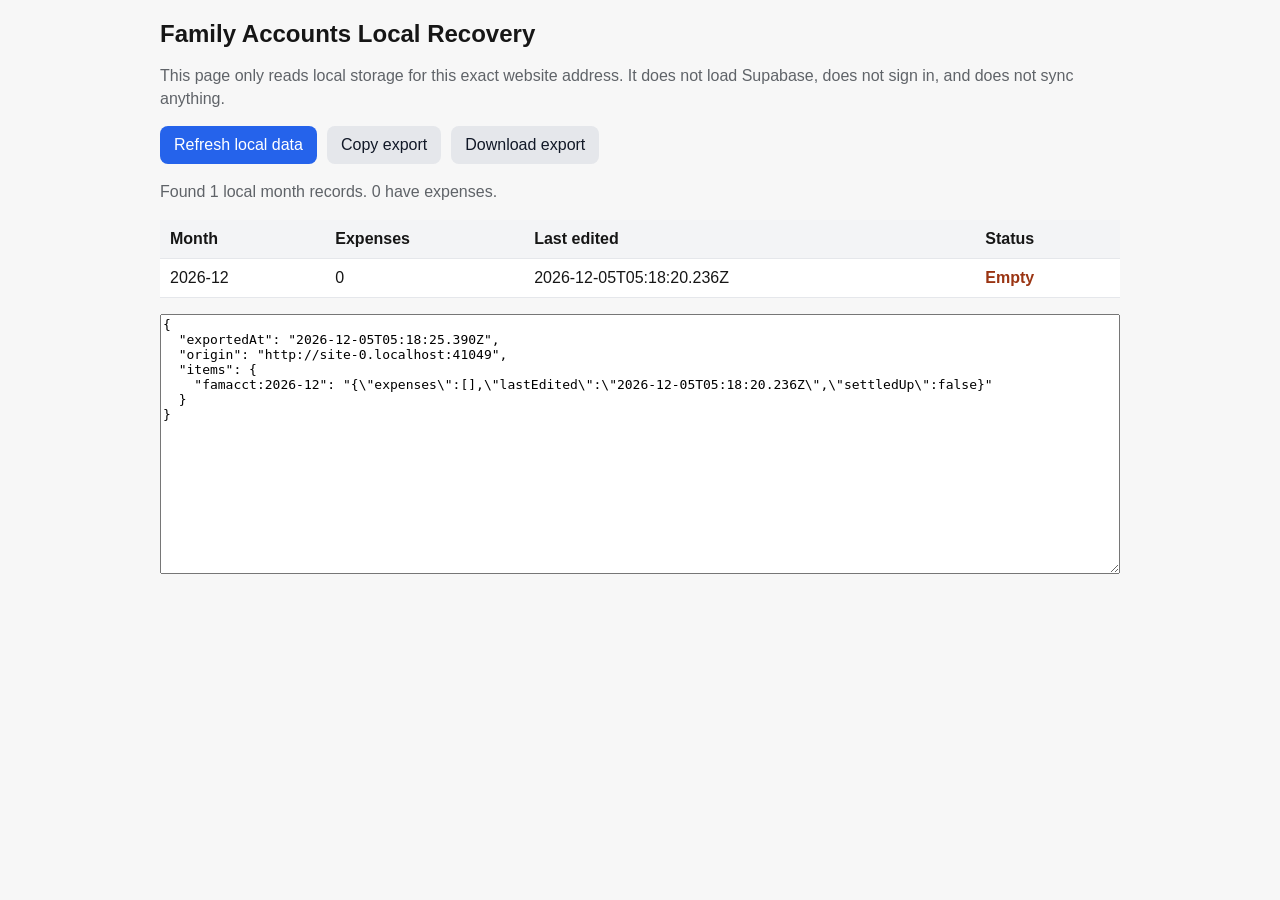
<file: recovery.html>
<!DOCTYPE html>
<html lang="en">
<head>
  <meta charset="UTF-8" />
  <meta name="viewport" content="width=device-width, initial-scale=1" />
  <title>Family Accounts Local Recovery</title>
  <style>
    body {
      font-family: Arial, sans-serif;
      margin: 0;
      background: #f7f7f7;
      color: #161616;
    }
    main {
      max-width: 960px;
      margin: 0 auto;
      padding: 20px;
    }
    h1 {
      font-size: 24px;
      margin: 0 0 8px;
    }
    .note {
      color: #5f6368;
      line-height: 1.45;
      margin-bottom: 16px;
    }
    .actions {
      display: flex;
      gap: 10px;
      flex-wrap: wrap;
      margin-bottom: 16px;
    }
    button {
      border: 0;
      border-radius: 8px;
      background: #2563eb;
      color: white;
      font-size: 16px;
      padding: 10px 14px;
    }
    button.secondary {
      background: #e5e7eb;
      color: #111827;
    }
    table {
      width: 100%;
      border-collapse: collapse;
      background: white;
      margin-top: 16px;
    }
    th,
    td {
      border-bottom: 1px solid #e5e7eb;
      padding: 10px;
      text-align: left;
      vertical-align: top;
    }
    th {
      background: #f3f4f6;
    }
    textarea {
      width: 100%;
      min-height: 260px;
      margin-top: 16px;
      font-family: Consolas, monospace;
      font-size: 13px;
      box-sizing: border-box;
    }
    .ok {
      color: #0f7a3b;
      font-weight: bold;
    }
    .empty {
      color: #9a3412;
      font-weight: bold;
    }
  </style>
</head>
<body>
  <main>
    <h1>Family Accounts Local Recovery</h1>
    <p class="note">
      This page only reads local storage for this exact website address. It does
      not load Supabase, does not sign in, and does not sync anything.
    </p>
    <div class="actions">
      <button id="refreshBtn" type="button">Refresh local data</button>
      <button id="copyBtn" class="secondary" type="button">Copy export</button>
      <button id="downloadBtn" class="secondary" type="button">Download export</button>
    </div>
    <div id="summary" class="note"></div>
    <table>
      <thead>
        <tr>
          <th>Month</th>
          <th>Expenses</th>
          <th>Last edited</th>
          <th>Status</th>
        </tr>
      </thead>
      <tbody id="monthsBody"></tbody>
    </table>
    <textarea id="exportBox" readonly></textarea>
  </main>

  <script>
    const monthsBody = document.getElementById('monthsBody');
    const exportBox = document.getElementById('exportBox');
    const summary = document.getElementById('summary');

    function readRecoveryData(){
      const exportData = {
        exportedAt: new Date().toISOString(),
        origin: location.origin,
        items: {}
      };

      const rows = [];
      Object.keys(localStorage)
        .filter(key => key.startsWith('famacct:'))
        .sort()
        .forEach(key => {
          const raw = localStorage.getItem(key);
          exportData.items[key] = raw;
          if(/^famacct:\d{4}-\d{2}$/.test(key)){
            let parsed = {};
            try{
              parsed = JSON.parse(raw || '{}');
            }catch{}
            const expenses = Array.isArray(parsed.expenses) ? parsed.expenses.length : 0;
            rows.push({
              month: key.replace('famacct:', ''),
              expenses,
              lastEdited: parsed.lastEdited || '',
              status: expenses > 0 ? 'Has data' : 'Empty'
            });
          }
        });

      return { exportData, rows };
    }

    function render(){
      const { exportData, rows } = readRecoveryData();
      monthsBody.innerHTML = '';
      rows.forEach(row => {
        const tr = document.createElement('tr');
        tr.innerHTML = `
          <td>${row.month}</td>
          <td>${row.expenses}</td>
          <td>${row.lastEdited}</td>
          <td class="${row.expenses > 0 ? 'ok' : 'empty'}">${row.status}</td>
        `;
        monthsBody.appendChild(tr);
      });

      const populated = rows.filter(row => row.expenses > 0);
      summary.textContent = `Found ${rows.length} local month records. ${populated.length} have expenses.`;
      exportBox.value = JSON.stringify(exportData, null, 2);
    }

    document.getElementById('refreshBtn').addEventListener('click', render);
    document.getElementById('copyBtn').addEventListener('click', async () => {
      await navigator.clipboard.writeText(exportBox.value);
      alert('Recovery export copied.');
    });
    document.getElementById('downloadBtn').addEventListener('click', () => {
      const blob = new Blob([exportBox.value], { type: 'application/json' });
      const url = URL.createObjectURL(blob);
      const a = document.createElement('a');
      a.href = url;
      a.download = `family-accounts-local-recovery-${new Date().toISOString().slice(0, 10)}.json`;
      a.click();
      URL.revokeObjectURL(url);
    });

    render();
  </script>
</body>
</html>
</file>
